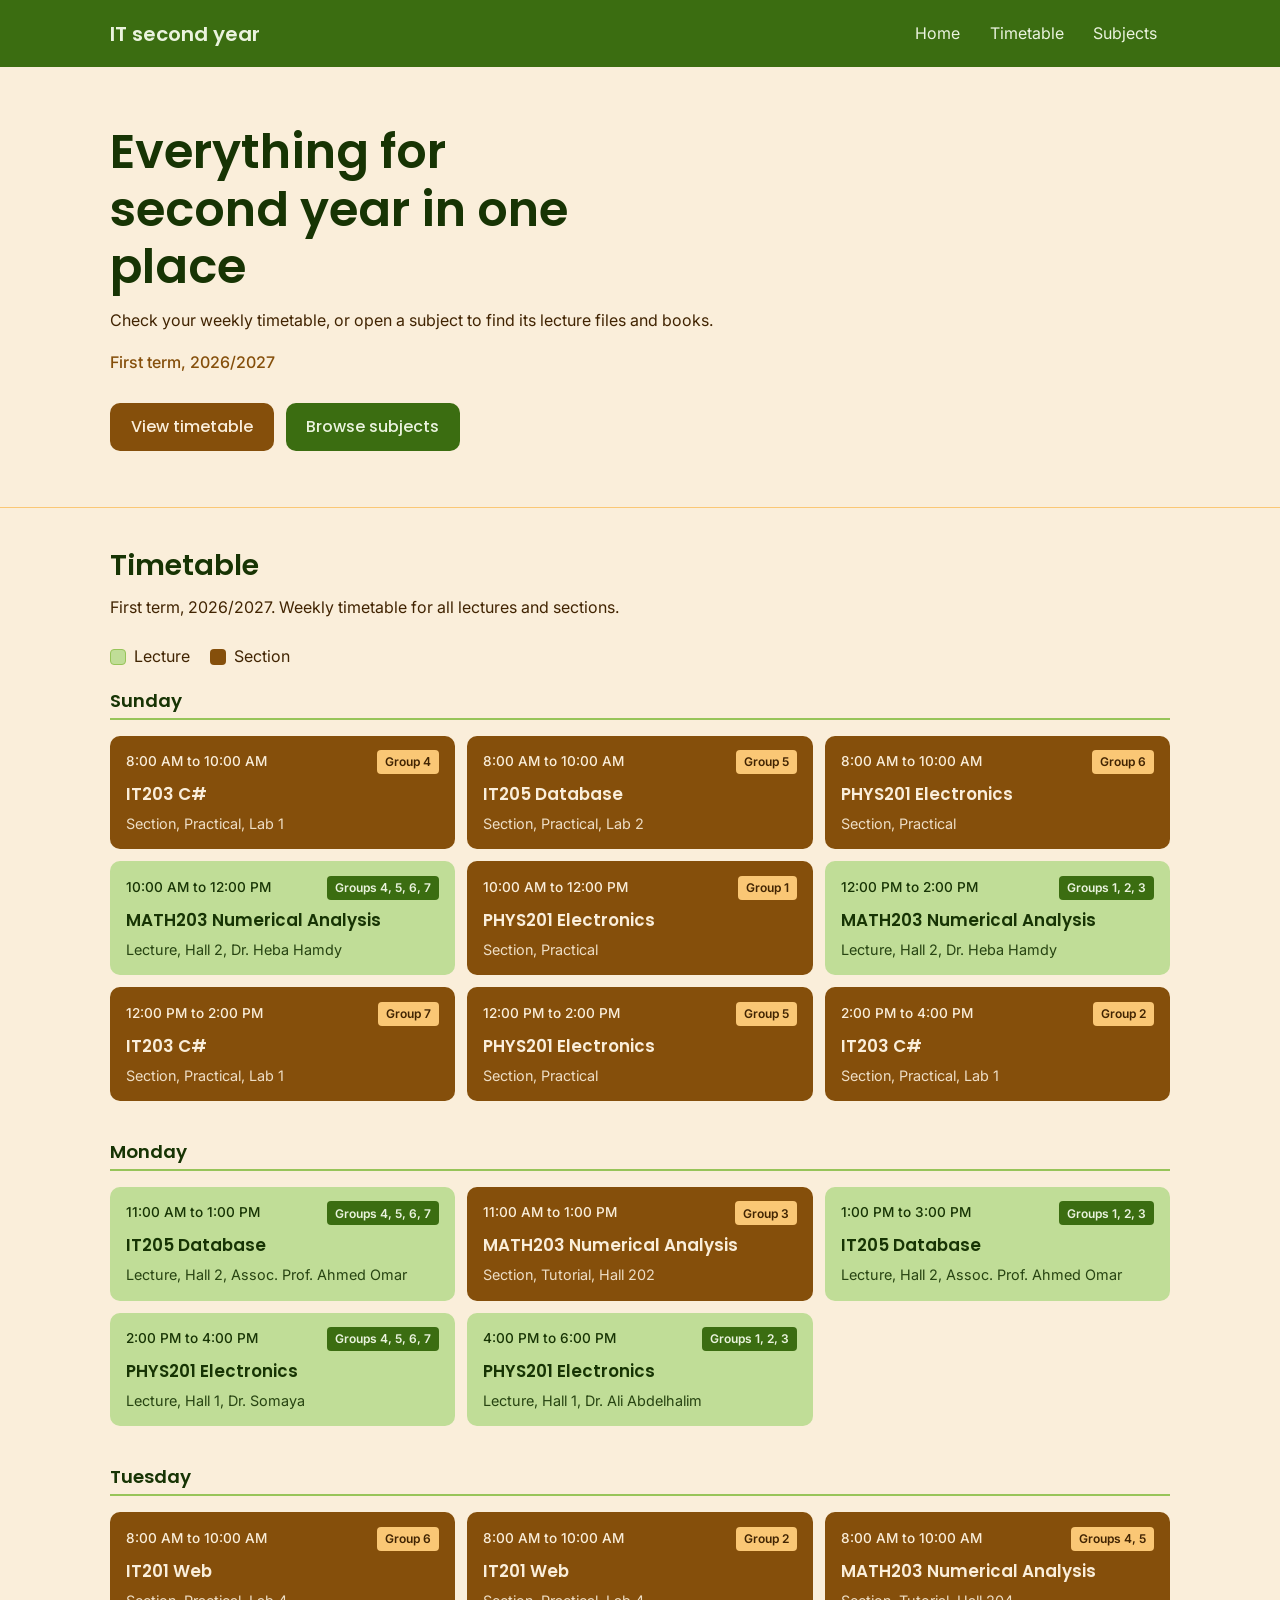
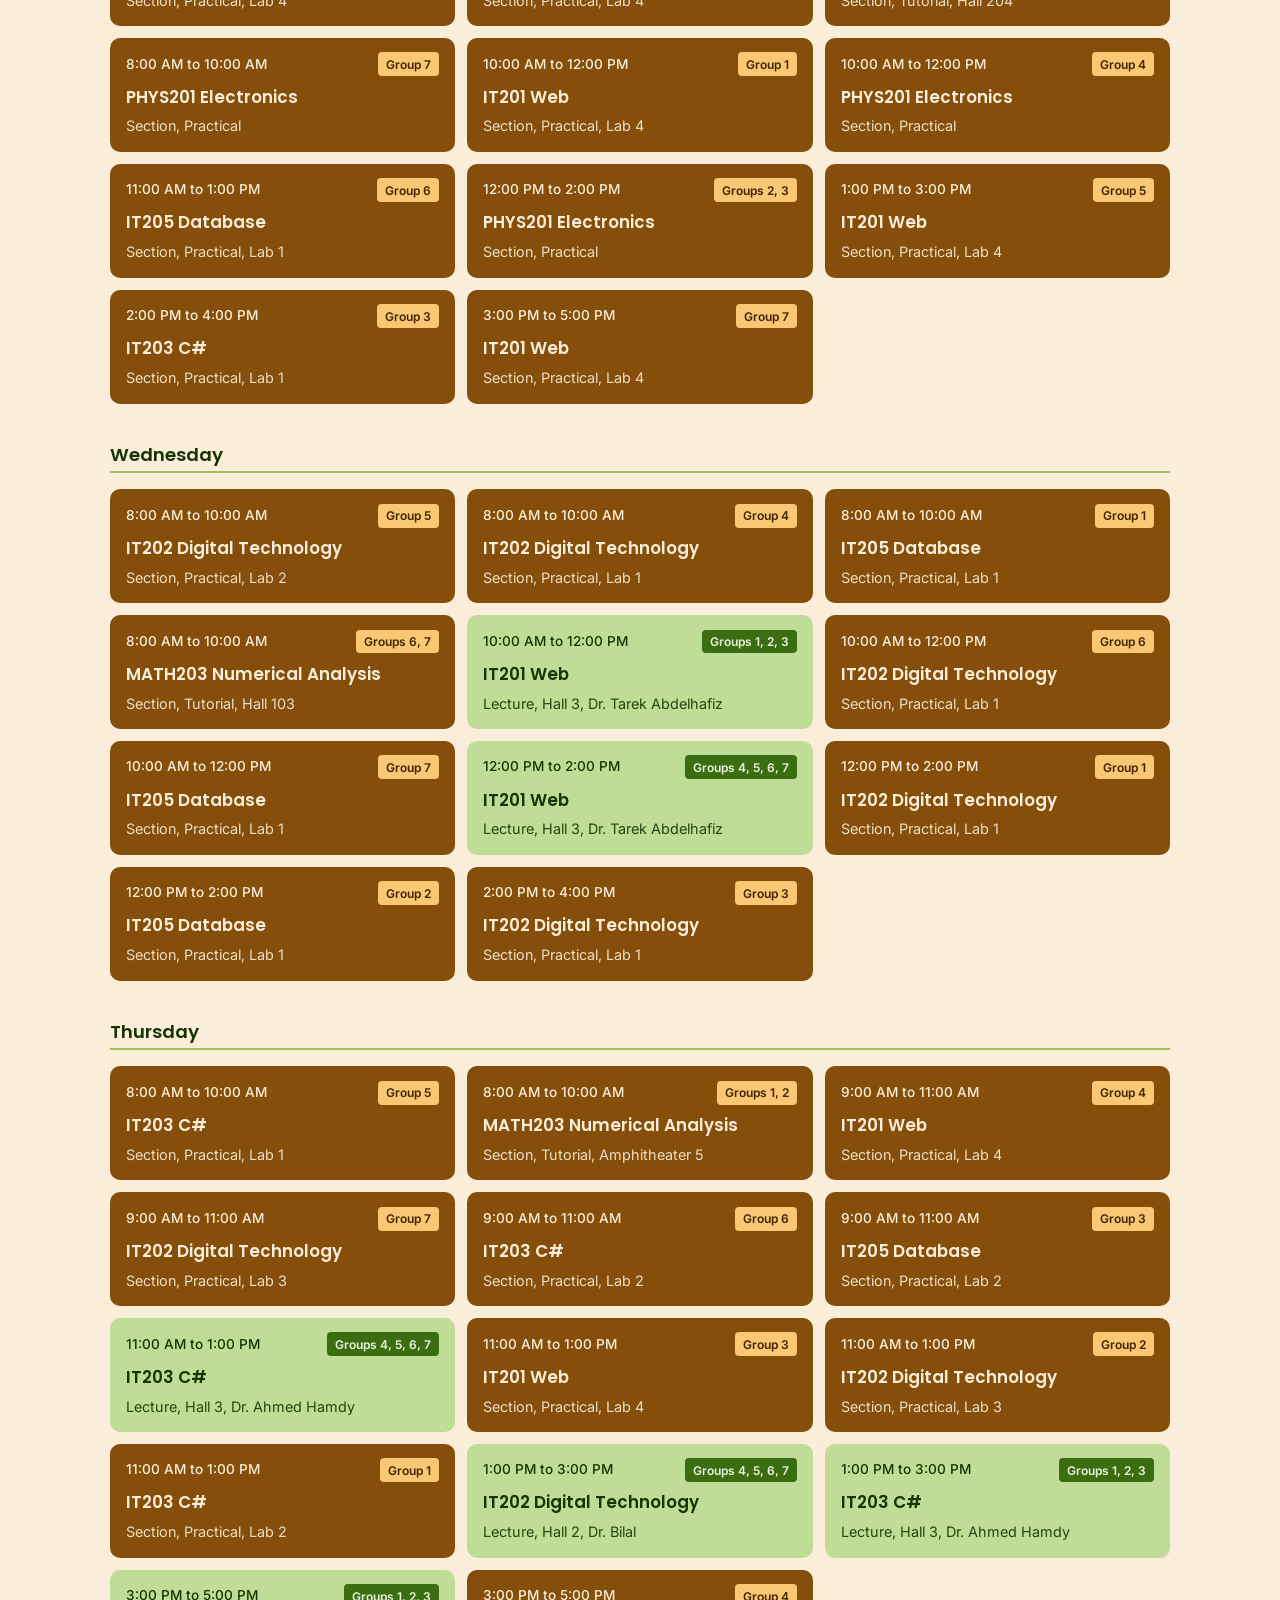
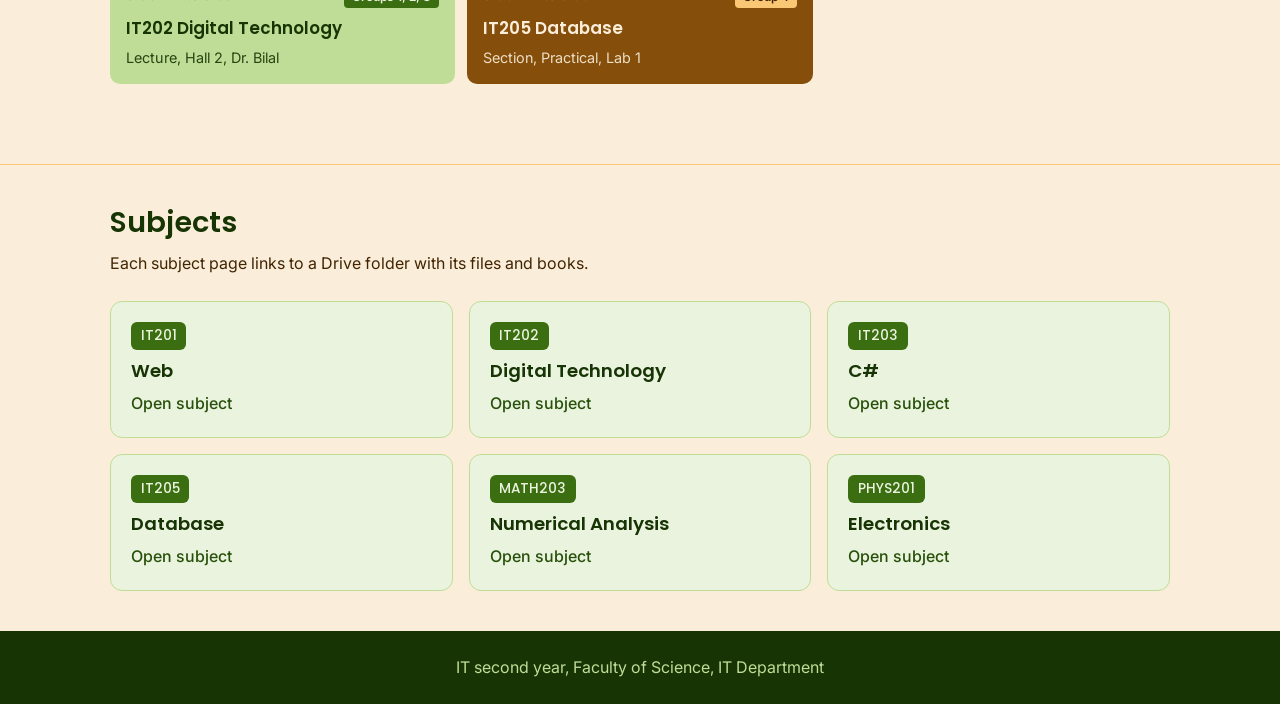
<file: index.html>
<!DOCTYPE html>
<html lang="en">

<head>
    <meta charset="UTF-8">
    <meta name="viewport" content="width=device-width, initial-scale=1.0">
    <title>IT second year</title>

    <link rel="preconnect" href="https://fonts.googleapis.com">
    <link rel="preconnect" href="https://fonts.gstatic.com" crossorigin>
    <link href="https://fonts.googleapis.com/css2?family=Inter:wght@400;500&family=Poppins:wght@500;600&display=swap"
        rel="stylesheet">

    <link rel="stylesheet" href="CSS/style.css">
    <link rel="stylesheet" href="CSS/home.css">
    <link rel="stylesheet" href="CSS/timetable.css">
</head>

<body>

    <header class="site-header">
        <div class="container header-inner">
            <a class="site-name" href="index.html">IT second year</a>
            <nav aria-label="Main">
                <ul class="nav-list">
                    <li><a href="index.html">Home</a></li>
                    <li><a href="#timetable">Timetable</a></li>
                    <li><a href="#subjects">Subjects</a></li>
                </ul>
            </nav>
        </div>
    </header>

    <main>
        <section class="section hero">
            <div class="container">
                <h1>Everything for second year in one place</h1>
                <p>
                    Check your weekly timetable, or open a subject
                    to find its lecture files and books.
                </p>
                <p class="hero-note">First term, 2026/2027</p>
                <div class="button-row">
                    <a class="btn" href="#timetable">View timetable</a>
                    <a class="btn btn-green" href="#subjects">Browse subjects</a>
                </div>
            </div>
        </section>

        <!-- Timetable Section on Home Page -->
        <section class="section timetable-section" id="timetable">
            <div class="container">
                <h2>Timetable</h2>
                <p>First term, 2026/2027. Weekly timetable for all lectures and sections.</p>

                <ul class="legend">
                    <li><span class="swatch kind-lecture"></span>Lecture</li>
                    <li><span class="swatch kind-section"></span>Section</li>
                </ul>

                <div class="timetable-days">

                    <div class="day">
                        <h3>Sunday</h3>
                        <div class="card-list">
                            <article class="class-card kind-section">
                                <div class="card-header">
                                    <p class="card-time">8:00 AM to 10:00 AM</p>
                                    <span class="card-group">Group 4</span>
                                </div>
                                <p class="card-title">IT203 C#</p>
                                <p class="card-meta">Section, Practical, Lab 1</p>
                            </article>
                            <article class="class-card kind-section">
                                <div class="card-header">
                                    <p class="card-time">8:00 AM to 10:00 AM</p>
                                    <span class="card-group">Group 5</span>
                                </div>
                                <p class="card-title">IT205 Database</p>
                                <p class="card-meta">Section, Practical, Lab 2</p>
                            </article>
                            <article class="class-card kind-section">
                                <div class="card-header">
                                    <p class="card-time">8:00 AM to 10:00 AM</p>
                                    <span class="card-group">Group 6</span>
                                </div>
                                <p class="card-title">PHYS201 Electronics</p>
                                <p class="card-meta">Section, Practical</p>
                            </article>
                            <article class="class-card kind-lecture">
                                <div class="card-header">
                                    <p class="card-time">10:00 AM to 12:00 PM</p>
                                    <span class="card-group">Groups 4, 5, 6, 7</span>
                                </div>
                                <p class="card-title">MATH203 Numerical Analysis</p>
                                <p class="card-meta">Lecture, Hall 2, Dr. Heba Hamdy</p>
                            </article>
                            <article class="class-card kind-section">
                                <div class="card-header">
                                    <p class="card-time">10:00 AM to 12:00 PM</p>
                                    <span class="card-group">Group 1</span>
                                </div>
                                <p class="card-title">PHYS201 Electronics</p>
                                <p class="card-meta">Section, Practical</p>
                            </article>
                            <article class="class-card kind-lecture">
                                <div class="card-header">
                                    <p class="card-time">12:00 PM to 2:00 PM</p>
                                    <span class="card-group">Groups 1, 2, 3</span>
                                </div>
                                <p class="card-title">MATH203 Numerical Analysis</p>
                                <p class="card-meta">Lecture, Hall 2, Dr. Heba Hamdy</p>
                            </article>
                            <article class="class-card kind-section">
                                <div class="card-header">
                                    <p class="card-time">12:00 PM to 2:00 PM</p>
                                    <span class="card-group">Group 7</span>
                                </div>
                                <p class="card-title">IT203 C#</p>
                                <p class="card-meta">Section, Practical, Lab 1</p>
                            </article>
                            <article class="class-card kind-section">
                                <div class="card-header">
                                    <p class="card-time">12:00 PM to 2:00 PM</p>
                                    <span class="card-group">Group 5</span>
                                </div>
                                <p class="card-title">PHYS201 Electronics</p>
                                <p class="card-meta">Section, Practical</p>
                            </article>
                            <article class="class-card kind-section">
                                <div class="card-header">
                                    <p class="card-time">2:00 PM to 4:00 PM</p>
                                    <span class="card-group">Group 2</span>
                                </div>
                                <p class="card-title">IT203 C#</p>
                                <p class="card-meta">Section, Practical, Lab 1</p>
                            </article>
                        </div>
                    </div>

                    <div class="day">
                        <h3>Monday</h3>
                        <div class="card-list">
                            <article class="class-card kind-lecture">
                                <div class="card-header">
                                    <p class="card-time">11:00 AM to 1:00 PM</p>
                                    <span class="card-group">Groups 4, 5, 6, 7</span>
                                </div>
                                <p class="card-title">IT205 Database</p>
                                <p class="card-meta">Lecture, Hall 2, Assoc. Prof. Ahmed Omar</p>
                            </article>
                            <article class="class-card kind-section">
                                <div class="card-header">
                                    <p class="card-time">11:00 AM to 1:00 PM</p>
                                    <span class="card-group">Group 3</span>
                                </div>
                                <p class="card-title">MATH203 Numerical Analysis</p>
                                <p class="card-meta">Section, Tutorial, Hall 202</p>
                            </article>
                            <article class="class-card kind-lecture">
                                <div class="card-header">
                                    <p class="card-time">1:00 PM to 3:00 PM</p>
                                    <span class="card-group">Groups 1, 2, 3</span>
                                </div>
                                <p class="card-title">IT205 Database</p>
                                <p class="card-meta">Lecture, Hall 2, Assoc. Prof. Ahmed Omar</p>
                            </article>
                            <article class="class-card kind-lecture">
                                <div class="card-header">
                                    <p class="card-time">2:00 PM to 4:00 PM</p>
                                    <span class="card-group">Groups 4, 5, 6, 7</span>
                                </div>
                                <p class="card-title">PHYS201 Electronics</p>
                                <p class="card-meta">Lecture, Hall 1, Dr. Somaya</p>
                            </article>
                            <article class="class-card kind-lecture">
                                <div class="card-header">
                                    <p class="card-time">4:00 PM to 6:00 PM</p>
                                    <span class="card-group">Groups 1, 2, 3</span>
                                </div>
                                <p class="card-title">PHYS201 Electronics</p>
                                <p class="card-meta">Lecture, Hall 1, Dr. Ali Abdelhalim</p>
                            </article>
                        </div>
                    </div>

                    <div class="day">
                        <h3>Tuesday</h3>
                        <div class="card-list">
                            <article class="class-card kind-section">
                                <div class="card-header">
                                    <p class="card-time">8:00 AM to 10:00 AM</p>
                                    <span class="card-group">Group 6</span>
                                </div>
                                <p class="card-title">IT201 Web</p>
                                <p class="card-meta">Section, Practical, Lab 4</p>
                            </article>
                            <article class="class-card kind-section">
                                <div class="card-header">
                                    <p class="card-time">8:00 AM to 10:00 AM</p>
                                    <span class="card-group">Group 2</span>
                                </div>
                                <p class="card-title">IT201 Web</p>
                                <p class="card-meta">Section, Practical, Lab 4</p>
                            </article>
                            <article class="class-card kind-section">
                                <div class="card-header">
                                    <p class="card-time">8:00 AM to 10:00 AM</p>
                                    <span class="card-group">Groups 4, 5</span>
                                </div>
                                <p class="card-title">MATH203 Numerical Analysis</p>
                                <p class="card-meta">Section, Tutorial, Hall 204</p>
                            </article>
                            <article class="class-card kind-section">
                                <div class="card-header">
                                    <p class="card-time">8:00 AM to 10:00 AM</p>
                                    <span class="card-group">Group 7</span>
                                </div>
                                <p class="card-title">PHYS201 Electronics</p>
                                <p class="card-meta">Section, Practical</p>
                            </article>
                            <article class="class-card kind-section">
                                <div class="card-header">
                                    <p class="card-time">10:00 AM to 12:00 PM</p>
                                    <span class="card-group">Group 1</span>
                                </div>
                                <p class="card-title">IT201 Web</p>
                                <p class="card-meta">Section, Practical, Lab 4</p>
                            </article>
                            <article class="class-card kind-section">
                                <div class="card-header">
                                    <p class="card-time">10:00 AM to 12:00 PM</p>
                                    <span class="card-group">Group 4</span>
                                </div>
                                <p class="card-title">PHYS201 Electronics</p>
                                <p class="card-meta">Section, Practical</p>
                            </article>
                            <article class="class-card kind-section">
                                <div class="card-header">
                                    <p class="card-time">11:00 AM to 1:00 PM</p>
                                    <span class="card-group">Group 6</span>
                                </div>
                                <p class="card-title">IT205 Database</p>
                                <p class="card-meta">Section, Practical, Lab 1</p>
                            </article>
                            <article class="class-card kind-section">
                                <div class="card-header">
                                    <p class="card-time">12:00 PM to 2:00 PM</p>
                                    <span class="card-group">Groups 2, 3</span>
                                </div>
                                <p class="card-title">PHYS201 Electronics</p>
                                <p class="card-meta">Section, Practical</p>
                            </article>
                            <article class="class-card kind-section">
                                <div class="card-header">
                                    <p class="card-time">1:00 PM to 3:00 PM</p>
                                    <span class="card-group">Group 5</span>
                                </div>
                                <p class="card-title">IT201 Web</p>
                                <p class="card-meta">Section, Practical, Lab 4</p>
                            </article>
                            <article class="class-card kind-section">
                                <div class="card-header">
                                    <p class="card-time">2:00 PM to 4:00 PM</p>
                                    <span class="card-group">Group 3</span>
                                </div>
                                <p class="card-title">IT203 C#</p>
                                <p class="card-meta">Section, Practical, Lab 1</p>
                            </article>
                            <article class="class-card kind-section">
                                <div class="card-header">
                                    <p class="card-time">3:00 PM to 5:00 PM</p>
                                    <span class="card-group">Group 7</span>
                                </div>
                                <p class="card-title">IT201 Web</p>
                                <p class="card-meta">Section, Practical, Lab 4</p>
                            </article>
                        </div>
                    </div>

                    <div class="day">
                        <h3>Wednesday</h3>
                        <div class="card-list">
                            <article class="class-card kind-section">
                                <div class="card-header">
                                    <p class="card-time">8:00 AM to 10:00 AM</p>
                                    <span class="card-group">Group 5</span>
                                </div>
                                <p class="card-title">IT202 Digital Technology</p>
                                <p class="card-meta">Section, Practical, Lab 2</p>
                            </article>
                            <article class="class-card kind-section">
                                <div class="card-header">
                                    <p class="card-time">8:00 AM to 10:00 AM</p>
                                    <span class="card-group">Group 4</span>
                                </div>
                                <p class="card-title">IT202 Digital Technology</p>
                                <p class="card-meta">Section, Practical, Lab 1</p>
                            </article>
                            <article class="class-card kind-section">
                                <div class="card-header">
                                    <p class="card-time">8:00 AM to 10:00 AM</p>
                                    <span class="card-group">Group 1</span>
                                </div>
                                <p class="card-title">IT205 Database</p>
                                <p class="card-meta">Section, Practical, Lab 1</p>
                            </article>
                            <article class="class-card kind-section">
                                <div class="card-header">
                                    <p class="card-time">8:00 AM to 10:00 AM</p>
                                    <span class="card-group">Groups 6, 7</span>
                                </div>
                                <p class="card-title">MATH203 Numerical Analysis</p>
                                <p class="card-meta">Section, Tutorial, Hall 103</p>
                            </article>
                            <article class="class-card kind-lecture">
                                <div class="card-header">
                                    <p class="card-time">10:00 AM to 12:00 PM</p>
                                    <span class="card-group">Groups 1, 2, 3</span>
                                </div>
                                <p class="card-title">IT201 Web</p>
                                <p class="card-meta">Lecture, Hall 3, Dr. Tarek Abdelhafiz</p>
                            </article>
                            <article class="class-card kind-section">
                                <div class="card-header">
                                    <p class="card-time">10:00 AM to 12:00 PM</p>
                                    <span class="card-group">Group 6</span>
                                </div>
                                <p class="card-title">IT202 Digital Technology</p>
                                <p class="card-meta">Section, Practical, Lab 1</p>
                            </article>
                            <article class="class-card kind-section">
                                <div class="card-header">
                                    <p class="card-time">10:00 AM to 12:00 PM</p>
                                    <span class="card-group">Group 7</span>
                                </div>
                                <p class="card-title">IT205 Database</p>
                                <p class="card-meta">Section, Practical, Lab 1</p>
                            </article>
                            <article class="class-card kind-lecture">
                                <div class="card-header">
                                    <p class="card-time">12:00 PM to 2:00 PM</p>
                                    <span class="card-group">Groups 4, 5, 6, 7</span>
                                </div>
                                <p class="card-title">IT201 Web</p>
                                <p class="card-meta">Lecture, Hall 3, Dr. Tarek Abdelhafiz</p>
                            </article>
                            <article class="class-card kind-section">
                                <div class="card-header">
                                    <p class="card-time">12:00 PM to 2:00 PM</p>
                                    <span class="card-group">Group 1</span>
                                </div>
                                <p class="card-title">IT202 Digital Technology</p>
                                <p class="card-meta">Section, Practical, Lab 1</p>
                            </article>
                            <article class="class-card kind-section">
                                <div class="card-header">
                                    <p class="card-time">12:00 PM to 2:00 PM</p>
                                    <span class="card-group">Group 2</span>
                                </div>
                                <p class="card-title">IT205 Database</p>
                                <p class="card-meta">Section, Practical, Lab 1</p>
                            </article>
                            <article class="class-card kind-section">
                                <div class="card-header">
                                    <p class="card-time">2:00 PM to 4:00 PM</p>
                                    <span class="card-group">Group 3</span>
                                </div>
                                <p class="card-title">IT202 Digital Technology</p>
                                <p class="card-meta">Section, Practical, Lab 1</p>
                            </article>
                        </div>
                    </div>

                    <div class="day">
                        <h3>Thursday</h3>
                        <div class="card-list">
                            <article class="class-card kind-section">
                                <div class="card-header">
                                    <p class="card-time">8:00 AM to 10:00 AM</p>
                                    <span class="card-group">Group 5</span>
                                </div>
                                <p class="card-title">IT203 C#</p>
                                <p class="card-meta">Section, Practical, Lab 1</p>
                            </article>
                            <article class="class-card kind-section">
                                <div class="card-header">
                                    <p class="card-time">8:00 AM to 10:00 AM</p>
                                    <span class="card-group">Groups 1, 2</span>
                                </div>
                                <p class="card-title">MATH203 Numerical Analysis</p>
                                <p class="card-meta">Section, Tutorial, Amphitheater 5</p>
                            </article>
                            <article class="class-card kind-section">
                                <div class="card-header">
                                    <p class="card-time">9:00 AM to 11:00 AM</p>
                                    <span class="card-group">Group 4</span>
                                </div>
                                <p class="card-title">IT201 Web</p>
                                <p class="card-meta">Section, Practical, Lab 4</p>
                            </article>
                            <article class="class-card kind-section">
                                <div class="card-header">
                                    <p class="card-time">9:00 AM to 11:00 AM</p>
                                    <span class="card-group">Group 7</span>
                                </div>
                                <p class="card-title">IT202 Digital Technology</p>
                                <p class="card-meta">Section, Practical, Lab 3</p>
                            </article>
                            <article class="class-card kind-section">
                                <div class="card-header">
                                    <p class="card-time">9:00 AM to 11:00 AM</p>
                                    <span class="card-group">Group 6</span>
                                </div>
                                <p class="card-title">IT203 C#</p>
                                <p class="card-meta">Section, Practical, Lab 2</p>
                            </article>
                            <article class="class-card kind-section">
                                <div class="card-header">
                                    <p class="card-time">9:00 AM to 11:00 AM</p>
                                    <span class="card-group">Group 3</span>
                                </div>
                                <p class="card-title">IT205 Database</p>
                                <p class="card-meta">Section, Practical, Lab 2</p>
                            </article>
                            <article class="class-card kind-lecture">
                                <div class="card-header">
                                    <p class="card-time">11:00 AM to 1:00 PM</p>
                                    <span class="card-group">Groups 4, 5, 6, 7</span>
                                </div>
                                <p class="card-title">IT203 C#</p>
                                <p class="card-meta">Lecture, Hall 3, Dr. Ahmed Hamdy</p>
                            </article>
                            <article class="class-card kind-section">
                                <div class="card-header">
                                    <p class="card-time">11:00 AM to 1:00 PM</p>
                                    <span class="card-group">Group 3</span>
                                </div>
                                <p class="card-title">IT201 Web</p>
                                <p class="card-meta">Section, Practical, Lab 4</p>
                            </article>
                            <article class="class-card kind-section">
                                <div class="card-header">
                                    <p class="card-time">11:00 AM to 1:00 PM</p>
                                    <span class="card-group">Group 2</span>
                                </div>
                                <p class="card-title">IT202 Digital Technology</p>
                                <p class="card-meta">Section, Practical, Lab 3</p>
                            </article>
                            <article class="class-card kind-section">
                                <div class="card-header">
                                    <p class="card-time">11:00 AM to 1:00 PM</p>
                                    <span class="card-group">Group 1</span>
                                </div>
                                <p class="card-title">IT203 C#</p>
                                <p class="card-meta">Section, Practical, Lab 2</p>
                            </article>
                            <article class="class-card kind-lecture">
                                <div class="card-header">
                                    <p class="card-time">1:00 PM to 3:00 PM</p>
                                    <span class="card-group">Groups 4, 5, 6, 7</span>
                                </div>
                                <p class="card-title">IT202 Digital Technology</p>
                                <p class="card-meta">Lecture, Hall 2, Dr. Bilal</p>
                            </article>
                            <article class="class-card kind-lecture">
                                <div class="card-header">
                                    <p class="card-time">1:00 PM to 3:00 PM</p>
                                    <span class="card-group">Groups 1, 2, 3</span>
                                </div>
                                <p class="card-title">IT203 C#</p>
                                <p class="card-meta">Lecture, Hall 3, Dr. Ahmed Hamdy</p>
                            </article>
                            <article class="class-card kind-lecture">
                                <div class="card-header">
                                    <p class="card-time">3:00 PM to 5:00 PM</p>
                                    <span class="card-group">Groups 1, 2, 3</span>
                                </div>
                                <p class="card-title">IT202 Digital Technology</p>
                                <p class="card-meta">Lecture, Hall 2, Dr. Bilal</p>
                            </article>
                            <article class="class-card kind-section">
                                <div class="card-header">
                                    <p class="card-time">3:00 PM to 5:00 PM</p>
                                    <span class="card-group">Group 4</span>
                                </div>
                                <p class="card-title">IT205 Database</p>
                                <p class="card-meta">Section, Practical, Lab 1</p>
                            </article>
                        </div>
                    </div>

                </div>
            </div>
        </section>

        <!-- Subjects Section -->
        <section class="section" id="subjects">
            <div class="container">
                <h2>Subjects</h2>
                <p>Each subject page links to a Drive folder with its files and books.</p>
                <div class="subject-grid">
                    <a class="subject-card" href="subjects/it201.html">
                        <span class="subject-code">IT201</span>
                        <h3>Web</h3>
                        <span class="subject-link">Open subject</span>
                    </a>
                    <a class="subject-card" href="subjects/it202.html">
                        <span class="subject-code">IT202</span>
                        <h3>Digital Technology</h3>
                        <span class="subject-link">Open subject</span>
                    </a>
                    <a class="subject-card" href="subjects/it203.html">
                        <span class="subject-code">IT203</span>
                        <h3>C#</h3>
                        <span class="subject-link">Open subject</span>
                    </a>
                    <a class="subject-card" href="subjects/it205.html">
                        <span class="subject-code">IT205</span>
                        <h3>Database</h3>
                        <span class="subject-link">Open subject</span>
                    </a>
                    <a class="subject-card" href="subjects/math203.html">
                        <span class="subject-code">MATH203</span>
                        <h3>Numerical Analysis</h3>
                        <span class="subject-link">Open subject</span>
                    </a>
                    <a class="subject-card" href="subjects/phys201.html">
                        <span class="subject-code">PHYS201</span>
                        <h3>Electronics</h3>
                        <span class="subject-link">Open subject</span>
                    </a>
                </div>
            </div>
        </section>
        
    </main>

    <footer class="site-footer">
        <div class="container">
            <p>IT second year, Faculty of Science, IT Department</p>
        </div>
    </footer>

</body>

</html>
</file>
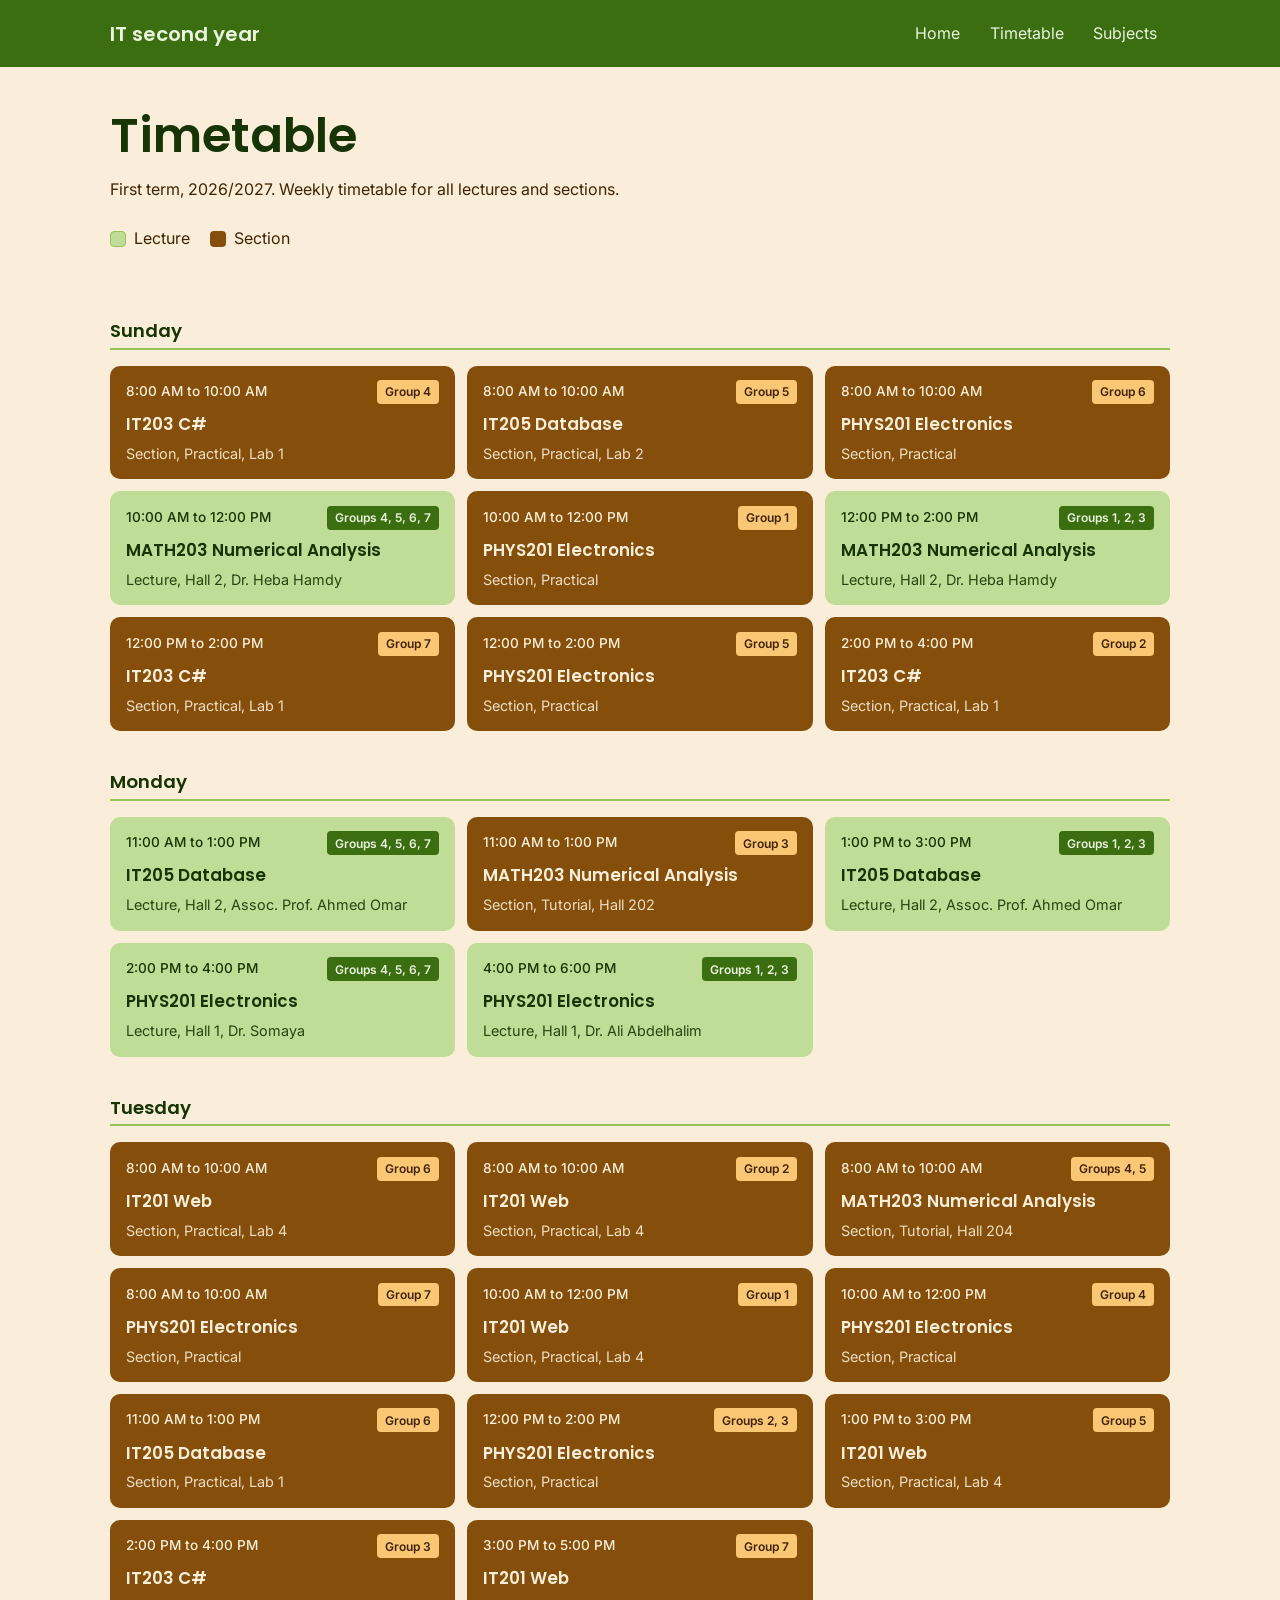
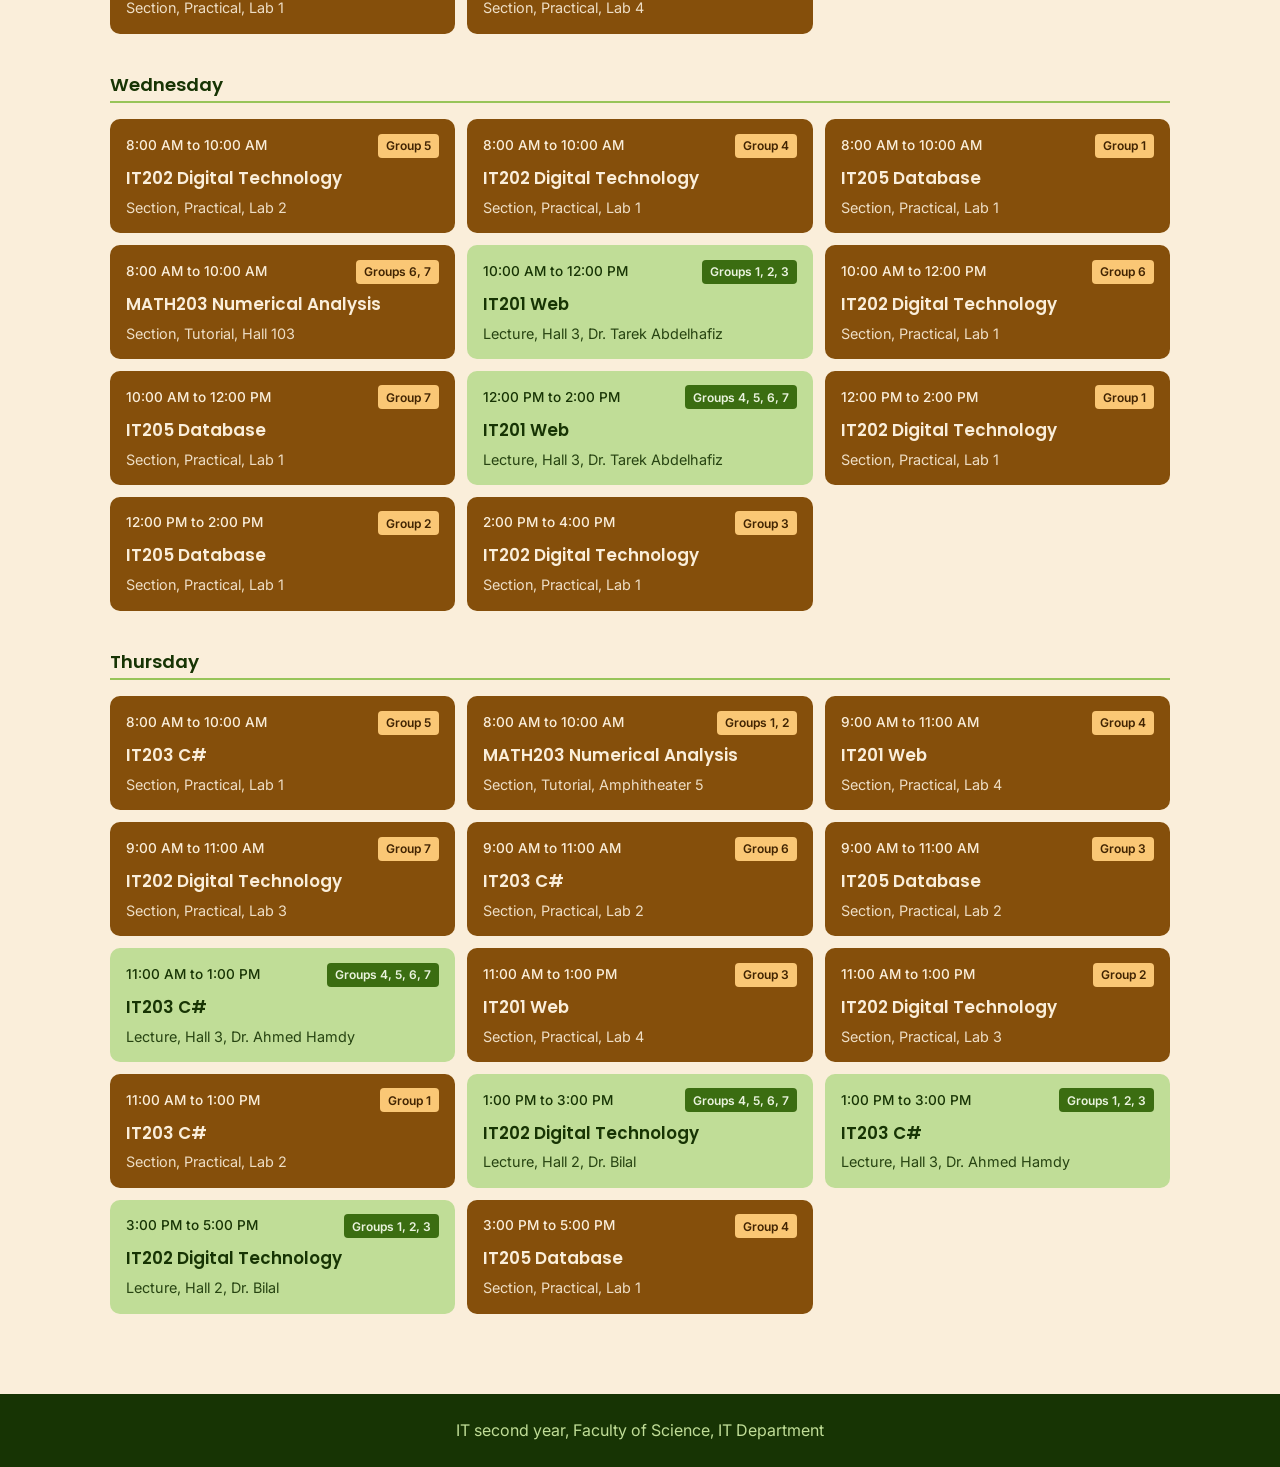
<file: timetable.html>
<!DOCTYPE html>
<html lang="en">

<head>
    <meta charset="UTF-8">
    <meta name="viewport" content="width=device-width, initial-scale=1.0">
    <title>Timetable | IT second year</title>

    <link rel="preconnect" href="https://fonts.googleapis.com">
    <link rel="preconnect" href="https://fonts.gstatic.com" crossorigin>
    <link href="https://fonts.googleapis.com/css2?family=Inter:wght@400;500&family=Poppins:wght@500;600&display=swap"
        rel="stylesheet">

    <link rel="stylesheet" href="CSS/style.css">
    <link rel="stylesheet" href="CSS/timetable.css">
</head>

<body>

    <header class="site-header">
        <div class="container header-inner">
            <a class="site-name" href="index.html">IT second year</a>
            <nav aria-label="Main">
                <ul class="nav-list">
                    <li><a href="index.html">Home</a></li>
                    <li><a href="timetable.html">Timetable</a></li>
                    <li><a href="index.html#subjects">Subjects</a></li>
                </ul>
            </nav>
        </div>
    </header>

    <main>

        <section class="section picker-section">
            <div class="container">
                <h1>Timetable</h1>
                <p>First term, 2026/2027. Weekly timetable for all lectures and sections.</p>

                <ul class="legend">
                    <li><span class="swatch kind-lecture"></span>Lecture</li>
                    <li><span class="swatch kind-section"></span>Section</li>
                </ul>
            </div>
        </section>

        <section class="section timetable-days">
            <div class="container">

                <div class="day">
                    <h3>Sunday</h3>
                    <div class="card-list">
                        <article class="class-card kind-section">
                            <div class="card-header">
                                <p class="card-time">8:00 AM to 10:00 AM</p>
                                <span class="card-group">Group 4</span>
                            </div>
                            <p class="card-title">IT203 C#</p>
                            <p class="card-meta">Section, Practical, Lab 1</p>
                        </article>
                        <article class="class-card kind-section">
                            <div class="card-header">
                                <p class="card-time">8:00 AM to 10:00 AM</p>
                                <span class="card-group">Group 5</span>
                            </div>
                            <p class="card-title">IT205 Database</p>
                            <p class="card-meta">Section, Practical, Lab 2</p>
                        </article>
                        <article class="class-card kind-section">
                            <div class="card-header">
                                <p class="card-time">8:00 AM to 10:00 AM</p>
                                <span class="card-group">Group 6</span>
                            </div>
                            <p class="card-title">PHYS201 Electronics</p>
                            <p class="card-meta">Section, Practical</p>
                        </article>
                        <article class="class-card kind-lecture">
                            <div class="card-header">
                                <p class="card-time">10:00 AM to 12:00 PM</p>
                                <span class="card-group">Groups 4, 5, 6, 7</span>
                            </div>
                            <p class="card-title">MATH203 Numerical Analysis</p>
                            <p class="card-meta">Lecture, Hall 2, Dr. Heba Hamdy</p>
                        </article>
                        <article class="class-card kind-section">
                            <div class="card-header">
                                <p class="card-time">10:00 AM to 12:00 PM</p>
                                <span class="card-group">Group 1</span>
                            </div>
                            <p class="card-title">PHYS201 Electronics</p>
                            <p class="card-meta">Section, Practical</p>
                        </article>
                        <article class="class-card kind-lecture">
                            <div class="card-header">
                                <p class="card-time">12:00 PM to 2:00 PM</p>
                                <span class="card-group">Groups 1, 2, 3</span>
                            </div>
                            <p class="card-title">MATH203 Numerical Analysis</p>
                            <p class="card-meta">Lecture, Hall 2, Dr. Heba Hamdy</p>
                        </article>
                        <article class="class-card kind-section">
                            <div class="card-header">
                                <p class="card-time">12:00 PM to 2:00 PM</p>
                                <span class="card-group">Group 7</span>
                            </div>
                            <p class="card-title">IT203 C#</p>
                            <p class="card-meta">Section, Practical, Lab 1</p>
                        </article>
                        <article class="class-card kind-section">
                            <div class="card-header">
                                <p class="card-time">12:00 PM to 2:00 PM</p>
                                <span class="card-group">Group 5</span>
                            </div>
                            <p class="card-title">PHYS201 Electronics</p>
                            <p class="card-meta">Section, Practical</p>
                        </article>
                        <article class="class-card kind-section">
                            <div class="card-header">
                                <p class="card-time">2:00 PM to 4:00 PM</p>
                                <span class="card-group">Group 2</span>
                            </div>
                            <p class="card-title">IT203 C#</p>
                            <p class="card-meta">Section, Practical, Lab 1</p>
                        </article>
                    </div>
                </div>

                <div class="day">
                    <h3>Monday</h3>
                    <div class="card-list">
                        <article class="class-card kind-lecture">
                            <div class="card-header">
                                <p class="card-time">11:00 AM to 1:00 PM</p>
                                <span class="card-group">Groups 4, 5, 6, 7</span>
                            </div>
                            <p class="card-title">IT205 Database</p>
                            <p class="card-meta">Lecture, Hall 2, Assoc. Prof. Ahmed Omar</p>
                        </article>
                        <article class="class-card kind-section">
                            <div class="card-header">
                                <p class="card-time">11:00 AM to 1:00 PM</p>
                                <span class="card-group">Group 3</span>
                            </div>
                            <p class="card-title">MATH203 Numerical Analysis</p>
                            <p class="card-meta">Section, Tutorial, Hall 202</p>
                        </article>
                        <article class="class-card kind-lecture">
                            <div class="card-header">
                                <p class="card-time">1:00 PM to 3:00 PM</p>
                                <span class="card-group">Groups 1, 2, 3</span>
                            </div>
                            <p class="card-title">IT205 Database</p>
                            <p class="card-meta">Lecture, Hall 2, Assoc. Prof. Ahmed Omar</p>
                        </article>
                        <article class="class-card kind-lecture">
                            <div class="card-header">
                                <p class="card-time">2:00 PM to 4:00 PM</p>
                                <span class="card-group">Groups 4, 5, 6, 7</span>
                            </div>
                            <p class="card-title">PHYS201 Electronics</p>
                            <p class="card-meta">Lecture, Hall 1, Dr. Somaya</p>
                        </article>
                        <article class="class-card kind-lecture">
                            <div class="card-header">
                                <p class="card-time">4:00 PM to 6:00 PM</p>
                                <span class="card-group">Groups 1, 2, 3</span>
                            </div>
                            <p class="card-title">PHYS201 Electronics</p>
                            <p class="card-meta">Lecture, Hall 1, Dr. Ali Abdelhalim</p>
                        </article>
                    </div>
                </div>

                <div class="day">
                    <h3>Tuesday</h3>
                    <div class="card-list">
                        <article class="class-card kind-section">
                            <div class="card-header">
                                <p class="card-time">8:00 AM to 10:00 AM</p>
                                <span class="card-group">Group 6</span>
                            </div>
                            <p class="card-title">IT201 Web</p>
                            <p class="card-meta">Section, Practical, Lab 4</p>
                        </article>
                        <article class="class-card kind-section">
                            <div class="card-header">
                                <p class="card-time">8:00 AM to 10:00 AM</p>
                                <span class="card-group">Group 2</span>
                            </div>
                            <p class="card-title">IT201 Web</p>
                            <p class="card-meta">Section, Practical, Lab 4</p>
                        </article>
                        <article class="class-card kind-section">
                            <div class="card-header">
                                <p class="card-time">8:00 AM to 10:00 AM</p>
                                <span class="card-group">Groups 4, 5</span>
                            </div>
                            <p class="card-title">MATH203 Numerical Analysis</p>
                            <p class="card-meta">Section, Tutorial, Hall 204</p>
                        </article>
                        <article class="class-card kind-section">
                            <div class="card-header">
                                <p class="card-time">8:00 AM to 10:00 AM</p>
                                <span class="card-group">Group 7</span>
                            </div>
                            <p class="card-title">PHYS201 Electronics</p>
                            <p class="card-meta">Section, Practical</p>
                        </article>
                        <article class="class-card kind-section">
                            <div class="card-header">
                                <p class="card-time">10:00 AM to 12:00 PM</p>
                                <span class="card-group">Group 1</span>
                            </div>
                            <p class="card-title">IT201 Web</p>
                            <p class="card-meta">Section, Practical, Lab 4</p>
                        </article>
                        <article class="class-card kind-section">
                            <div class="card-header">
                                <p class="card-time">10:00 AM to 12:00 PM</p>
                                <span class="card-group">Group 4</span>
                            </div>
                            <p class="card-title">PHYS201 Electronics</p>
                            <p class="card-meta">Section, Practical</p>
                        </article>
                        <article class="class-card kind-section">
                            <div class="card-header">
                                <p class="card-time">11:00 AM to 1:00 PM</p>
                                <span class="card-group">Group 6</span>
                            </div>
                            <p class="card-title">IT205 Database</p>
                            <p class="card-meta">Section, Practical, Lab 1</p>
                        </article>
                        <article class="class-card kind-section">
                            <div class="card-header">
                                <p class="card-time">12:00 PM to 2:00 PM</p>
                                <span class="card-group">Groups 2, 3</span>
                            </div>
                            <p class="card-title">PHYS201 Electronics</p>
                            <p class="card-meta">Section, Practical</p>
                        </article>
                        <article class="class-card kind-section">
                            <div class="card-header">
                                <p class="card-time">1:00 PM to 3:00 PM</p>
                                <span class="card-group">Group 5</span>
                            </div>
                            <p class="card-title">IT201 Web</p>
                            <p class="card-meta">Section, Practical, Lab 4</p>
                        </article>
                        <article class="class-card kind-section">
                            <div class="card-header">
                                <p class="card-time">2:00 PM to 4:00 PM</p>
                                <span class="card-group">Group 3</span>
                            </div>
                            <p class="card-title">IT203 C#</p>
                            <p class="card-meta">Section, Practical, Lab 1</p>
                        </article>
                        <article class="class-card kind-section">
                            <div class="card-header">
                                <p class="card-time">3:00 PM to 5:00 PM</p>
                                <span class="card-group">Group 7</span>
                            </div>
                            <p class="card-title">IT201 Web</p>
                            <p class="card-meta">Section, Practical, Lab 4</p>
                        </article>
                    </div>
                </div>

                <div class="day">
                    <h3>Wednesday</h3>
                    <div class="card-list">
                        <article class="class-card kind-section">
                            <div class="card-header">
                                <p class="card-time">8:00 AM to 10:00 AM</p>
                                <span class="card-group">Group 5</span>
                            </div>
                            <p class="card-title">IT202 Digital Technology</p>
                            <p class="card-meta">Section, Practical, Lab 2</p>
                        </article>
                        <article class="class-card kind-section">
                            <div class="card-header">
                                <p class="card-time">8:00 AM to 10:00 AM</p>
                                <span class="card-group">Group 4</span>
                            </div>
                            <p class="card-title">IT202 Digital Technology</p>
                            <p class="card-meta">Section, Practical, Lab 1</p>
                        </article>
                        <article class="class-card kind-section">
                            <div class="card-header">
                                <p class="card-time">8:00 AM to 10:00 AM</p>
                                <span class="card-group">Group 1</span>
                            </div>
                            <p class="card-title">IT205 Database</p>
                            <p class="card-meta">Section, Practical, Lab 1</p>
                        </article>
                        <article class="class-card kind-section">
                            <div class="card-header">
                                <p class="card-time">8:00 AM to 10:00 AM</p>
                                <span class="card-group">Groups 6, 7</span>
                            </div>
                            <p class="card-title">MATH203 Numerical Analysis</p>
                            <p class="card-meta">Section, Tutorial, Hall 103</p>
                        </article>
                        <article class="class-card kind-lecture">
                            <div class="card-header">
                                <p class="card-time">10:00 AM to 12:00 PM</p>
                                <span class="card-group">Groups 1, 2, 3</span>
                            </div>
                            <p class="card-title">IT201 Web</p>
                            <p class="card-meta">Lecture, Hall 3, Dr. Tarek Abdelhafiz</p>
                        </article>
                        <article class="class-card kind-section">
                            <div class="card-header">
                                <p class="card-time">10:00 AM to 12:00 PM</p>
                                <span class="card-group">Group 6</span>
                            </div>
                            <p class="card-title">IT202 Digital Technology</p>
                            <p class="card-meta">Section, Practical, Lab 1</p>
                        </article>
                        <article class="class-card kind-section">
                            <div class="card-header">
                                <p class="card-time">10:00 AM to 12:00 PM</p>
                                <span class="card-group">Group 7</span>
                            </div>
                            <p class="card-title">IT205 Database</p>
                            <p class="card-meta">Section, Practical, Lab 1</p>
                        </article>
                        <article class="class-card kind-lecture">
                            <div class="card-header">
                                <p class="card-time">12:00 PM to 2:00 PM</p>
                                <span class="card-group">Groups 4, 5, 6, 7</span>
                            </div>
                            <p class="card-title">IT201 Web</p>
                            <p class="card-meta">Lecture, Hall 3, Dr. Tarek Abdelhafiz</p>
                        </article>
                        <article class="class-card kind-section">
                            <div class="card-header">
                                <p class="card-time">12:00 PM to 2:00 PM</p>
                                <span class="card-group">Group 1</span>
                            </div>
                            <p class="card-title">IT202 Digital Technology</p>
                            <p class="card-meta">Section, Practical, Lab 1</p>
                        </article>
                        <article class="class-card kind-section">
                            <div class="card-header">
                                <p class="card-time">12:00 PM to 2:00 PM</p>
                                <span class="card-group">Group 2</span>
                            </div>
                            <p class="card-title">IT205 Database</p>
                            <p class="card-meta">Section, Practical, Lab 1</p>
                        </article>
                        <article class="class-card kind-section">
                            <div class="card-header">
                                <p class="card-time">2:00 PM to 4:00 PM</p>
                                <span class="card-group">Group 3</span>
                            </div>
                            <p class="card-title">IT202 Digital Technology</p>
                            <p class="card-meta">Section, Practical, Lab 1</p>
                        </article>
                    </div>
                </div>

                <div class="day">
                    <h3>Thursday</h3>
                    <div class="card-list">
                        <article class="class-card kind-section">
                            <div class="card-header">
                                <p class="card-time">8:00 AM to 10:00 AM</p>
                                <span class="card-group">Group 5</span>
                            </div>
                            <p class="card-title">IT203 C#</p>
                            <p class="card-meta">Section, Practical, Lab 1</p>
                        </article>
                        <article class="class-card kind-section">
                            <div class="card-header">
                                <p class="card-time">8:00 AM to 10:00 AM</p>
                                <span class="card-group">Groups 1, 2</span>
                            </div>
                            <p class="card-title">MATH203 Numerical Analysis</p>
                            <p class="card-meta">Section, Tutorial, Amphitheater 5</p>
                        </article>
                        <article class="class-card kind-section">
                            <div class="card-header">
                                <p class="card-time">9:00 AM to 11:00 AM</p>
                                <span class="card-group">Group 4</span>
                            </div>
                            <p class="card-title">IT201 Web</p>
                            <p class="card-meta">Section, Practical, Lab 4</p>
                        </article>
                        <article class="class-card kind-section">
                            <div class="card-header">
                                <p class="card-time">9:00 AM to 11:00 AM</p>
                                <span class="card-group">Group 7</span>
                            </div>
                            <p class="card-title">IT202 Digital Technology</p>
                            <p class="card-meta">Section, Practical, Lab 3</p>
                        </article>
                        <article class="class-card kind-section">
                            <div class="card-header">
                                <p class="card-time">9:00 AM to 11:00 AM</p>
                                <span class="card-group">Group 6</span>
                            </div>
                            <p class="card-title">IT203 C#</p>
                            <p class="card-meta">Section, Practical, Lab 2</p>
                        </article>
                        <article class="class-card kind-section">
                            <div class="card-header">
                                <p class="card-time">9:00 AM to 11:00 AM</p>
                                <span class="card-group">Group 3</span>
                            </div>
                            <p class="card-title">IT205 Database</p>
                            <p class="card-meta">Section, Practical, Lab 2</p>
                        </article>
                        <article class="class-card kind-lecture">
                            <div class="card-header">
                                <p class="card-time">11:00 AM to 1:00 PM</p>
                                <span class="card-group">Groups 4, 5, 6, 7</span>
                            </div>
                            <p class="card-title">IT203 C#</p>
                            <p class="card-meta">Lecture, Hall 3, Dr. Ahmed Hamdy</p>
                        </article>
                        <article class="class-card kind-section">
                            <div class="card-header">
                                <p class="card-time">11:00 AM to 1:00 PM</p>
                                <span class="card-group">Group 3</span>
                            </div>
                            <p class="card-title">IT201 Web</p>
                            <p class="card-meta">Section, Practical, Lab 4</p>
                        </article>
                        <article class="class-card kind-section">
                            <div class="card-header">
                                <p class="card-time">11:00 AM to 1:00 PM</p>
                                <span class="card-group">Group 2</span>
                            </div>
                            <p class="card-title">IT202 Digital Technology</p>
                            <p class="card-meta">Section, Practical, Lab 3</p>
                        </article>
                        <article class="class-card kind-section">
                            <div class="card-header">
                                <p class="card-time">11:00 AM to 1:00 PM</p>
                                <span class="card-group">Group 1</span>
                            </div>
                            <p class="card-title">IT203 C#</p>
                            <p class="card-meta">Section, Practical, Lab 2</p>
                        </article>
                        <article class="class-card kind-lecture">
                            <div class="card-header">
                                <p class="card-time">1:00 PM to 3:00 PM</p>
                                <span class="card-group">Groups 4, 5, 6, 7</span>
                            </div>
                            <p class="card-title">IT202 Digital Technology</p>
                            <p class="card-meta">Lecture, Hall 2, Dr. Bilal</p>
                        </article>
                        <article class="class-card kind-lecture">
                            <div class="card-header">
                                <p class="card-time">1:00 PM to 3:00 PM</p>
                                <span class="card-group">Groups 1, 2, 3</span>
                            </div>
                            <p class="card-title">IT203 C#</p>
                            <p class="card-meta">Lecture, Hall 3, Dr. Ahmed Hamdy</p>
                        </article>
                        <article class="class-card kind-lecture">
                            <div class="card-header">
                                <p class="card-time">3:00 PM to 5:00 PM</p>
                                <span class="card-group">Groups 1, 2, 3</span>
                            </div>
                            <p class="card-title">IT202 Digital Technology</p>
                            <p class="card-meta">Lecture, Hall 2, Dr. Bilal</p>
                        </article>
                        <article class="class-card kind-section">
                            <div class="card-header">
                                <p class="card-time">3:00 PM to 5:00 PM</p>
                                <span class="card-group">Group 4</span>
                            </div>
                            <p class="card-title">IT205 Database</p>
                            <p class="card-meta">Section, Practical, Lab 1</p>
                        </article>
                    </div>
                </div>
            </div>
        </section>

    </main>

    <footer class="site-footer">
        <div class="container">
            <p>IT second year, Faculty of Science, IT Department</p>
        </div>
    </footer>

</body>

</html>
</file>
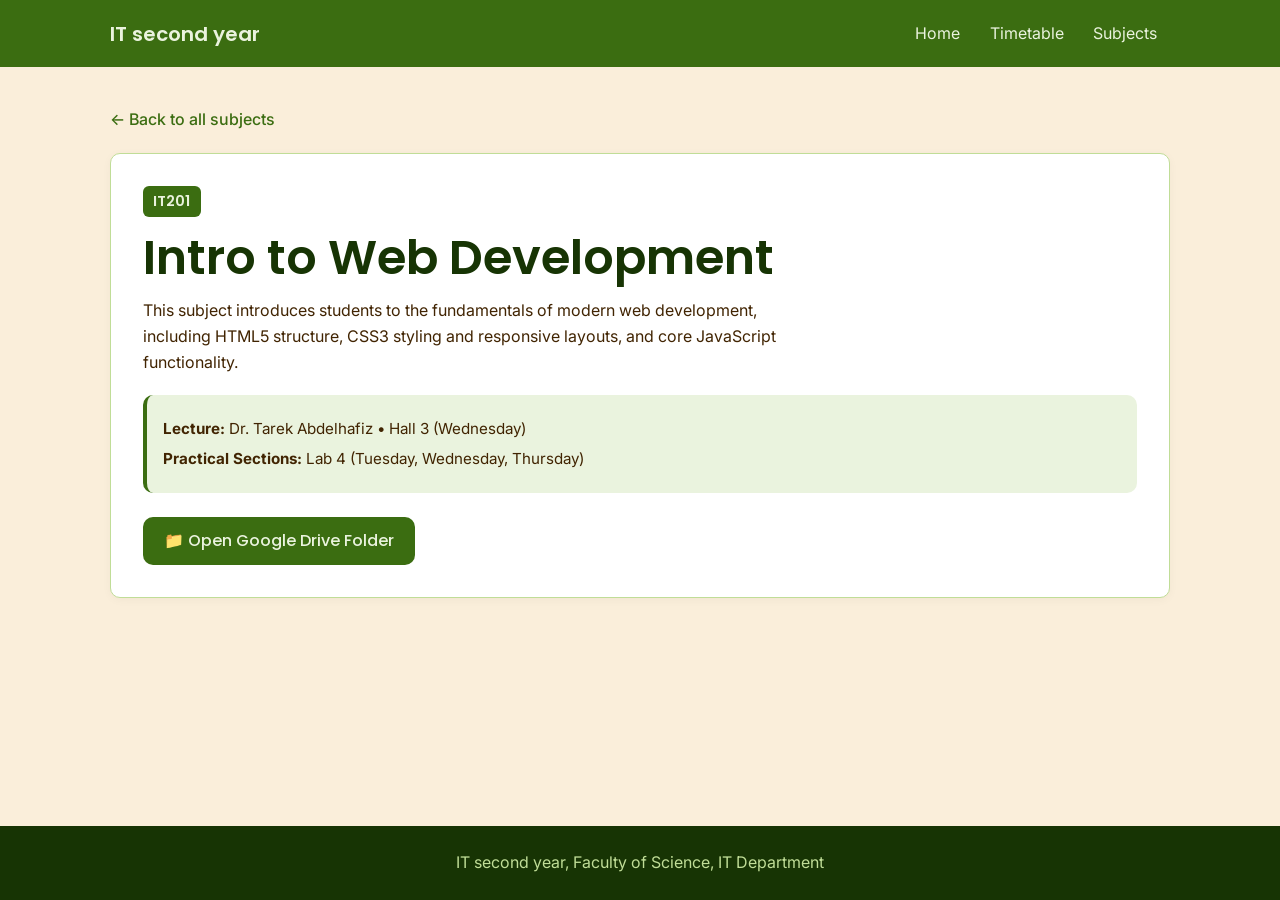
<file: subjects/it201.html>
<!DOCTYPE html>
<html lang="en">

<head>
    <meta charset="UTF-8">
    <meta name="viewport" content="width=device-width, initial-scale=1.0">
    <title>IT201 - Intro to Web Development | IT second year</title>

    <link rel="preconnect" href="https://fonts.googleapis.com">
    <link rel="preconnect" href="https://fonts.gstatic.com" crossorigin>
    <link href="https://fonts.googleapis.com/css2?family=Inter:wght@400;500&family=Poppins:wght@500;600&display=swap"
        rel="stylesheet">

    <link rel="stylesheet" href="../CSS/style.css">
    <link rel="stylesheet" href="../CSS/home.css">
</head>

<body>

    <header class="site-header">
        <div class="container header-inner">
            <a class="site-name" href="../index.html">IT second year</a>
            <nav aria-label="Main">
                <ul class="nav-list">
                    <li><a href="../index.html">Home</a></li>
                    <li><a href="../index.html#timetable">Timetable</a></li>
                    <li><a href="../index.html#subjects">Subjects</a></li>
                </ul>
            </nav>
        </div>
    </header>

    <main>
        <section class="section">
            <div class="container">
                <a class="back-link" href="../index.html#subjects">&larr; Back to all subjects</a>

                <div class="subject-detail-card">
                    <span class="subject-code-badge">IT201</span>
                    <h1>Intro to Web Development</h1>
                    <p>
                        This subject introduces students to the fundamentals of modern web development,
                        including HTML5 structure, CSS3 styling and responsive layouts, and core JavaScript functionality.
                    </p>

                    <div class="subject-meta-info">
                        <p><strong>Lecture:</strong> Dr. Tarek Abdelhafiz &bull; Hall 3 (Wednesday)</p>
                        <p><strong>Practical Sections:</strong> Lab 4 (Tuesday, Wednesday, Thursday)</p>
                    </div>

                    <a class="btn btn-green btn-drive" href="https://drive.google.com/drive/folders/1cOohzwPT-kI6C0GBv8lkBZfUi-l4G_wR?usp=drive_link" target="_blank" rel="noopener noreferrer">
                        📁 Open Google Drive Folder
                    </a>
                </div>
            </div>
        </section>
    </main>

    <footer class="site-footer">
        <div class="container">
            <p>IT second year, Faculty of Science, IT Department</p>
        </div>
    </footer>

</body>

</html>
</file>
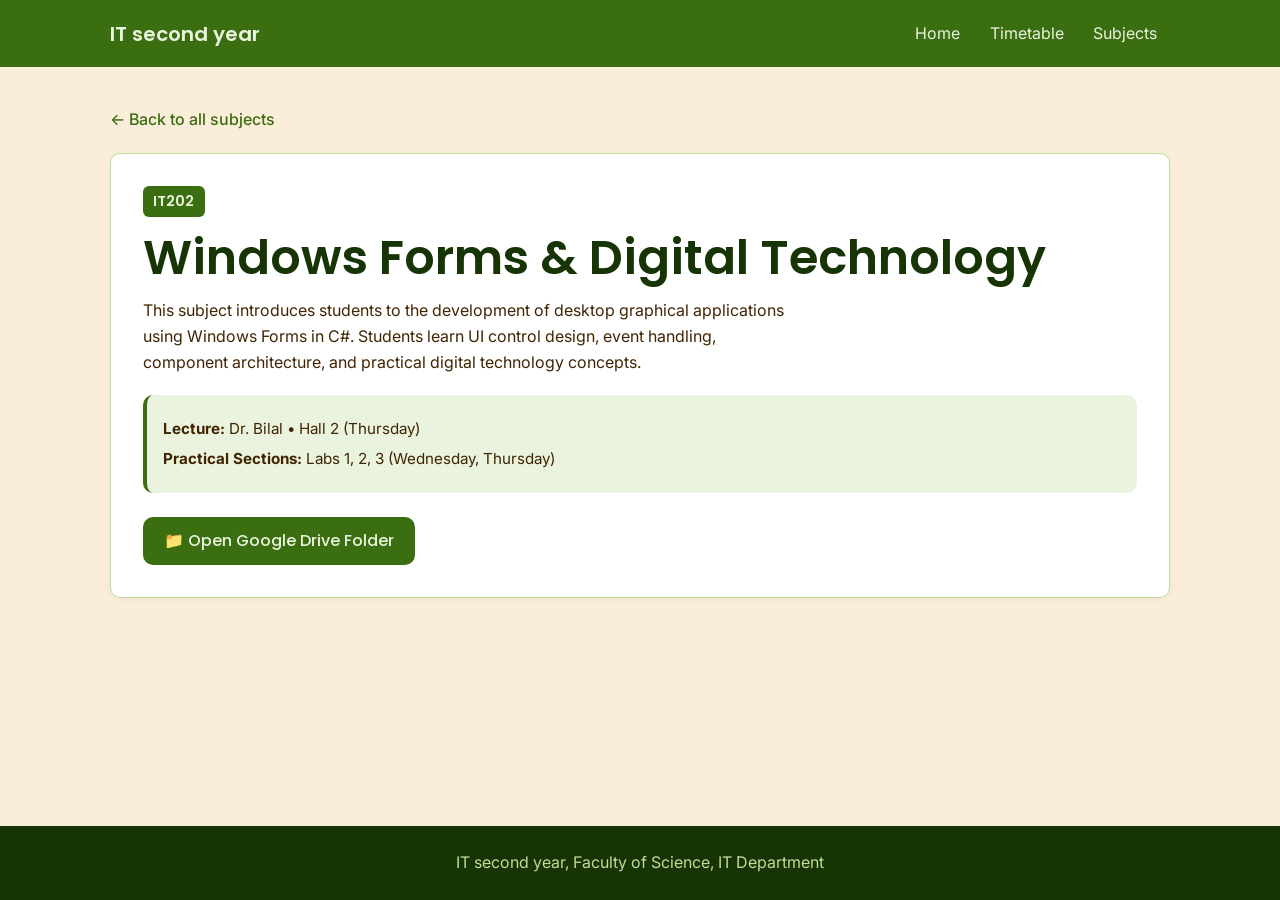
<file: subjects/it202.html>
<!DOCTYPE html>
<html lang="en">

<head>
    <meta charset="UTF-8">
    <meta name="viewport" content="width=device-width, initial-scale=1.0">
    <title>IT202 - Windows Forms & Digital Technology | IT second year</title>

    <link rel="preconnect" href="https://fonts.googleapis.com">
    <link rel="preconnect" href="https://fonts.gstatic.com" crossorigin>
    <link href="https://fonts.googleapis.com/css2?family=Inter:wght@400;500&family=Poppins:wght@500;600&display=swap"
        rel="stylesheet">

    <link rel="stylesheet" href="../CSS/style.css">
    <link rel="stylesheet" href="../CSS/home.css">
</head>

<body>

    <header class="site-header">
        <div class="container header-inner">
            <a class="site-name" href="../index.html">IT second year</a>
            <nav aria-label="Main">
                <ul class="nav-list">
                    <li><a href="../index.html">Home</a></li>
                    <li><a href="../index.html#timetable">Timetable</a></li>
                    <li><a href="../index.html#subjects">Subjects</a></li>
                </ul>
            </nav>
        </div>
    </header>

    <main>
        <section class="section">
            <div class="container">
                <a class="back-link" href="../index.html#subjects">&larr; Back to all subjects</a>

                <div class="subject-detail-card">
                    <span class="subject-code-badge">IT202</span>
                    <h1>Windows Forms & Digital Technology</h1>
                    <p>
                        This subject introduces students to the development of desktop graphical applications using Windows Forms in C#.
                        Students learn UI control design, event handling, component architecture, and practical digital technology concepts.
                    </p>

                    <div class="subject-meta-info">
                        <p><strong>Lecture:</strong> Dr. Bilal &bull; Hall 2 (Thursday)</p>
                        <p><strong>Practical Sections:</strong> Labs 1, 2, 3 (Wednesday, Thursday)</p>
                    </div>

                    <a class="btn btn-green btn-drive" href="https://drive.google.com/drive/folders/1oHsVp1ciHmCRHO3u0vJTFI9fGfBVNMkH?usp=drive_link" target="_blank" rel="noopener noreferrer">
                        📁 Open Google Drive Folder
                    </a>
                </div>
            </div>
        </section>
    </main>

    <footer class="site-footer">
        <div class="container">
            <p>IT second year, Faculty of Science, IT Department</p>
        </div>
    </footer>

</body>

</html>
</file>
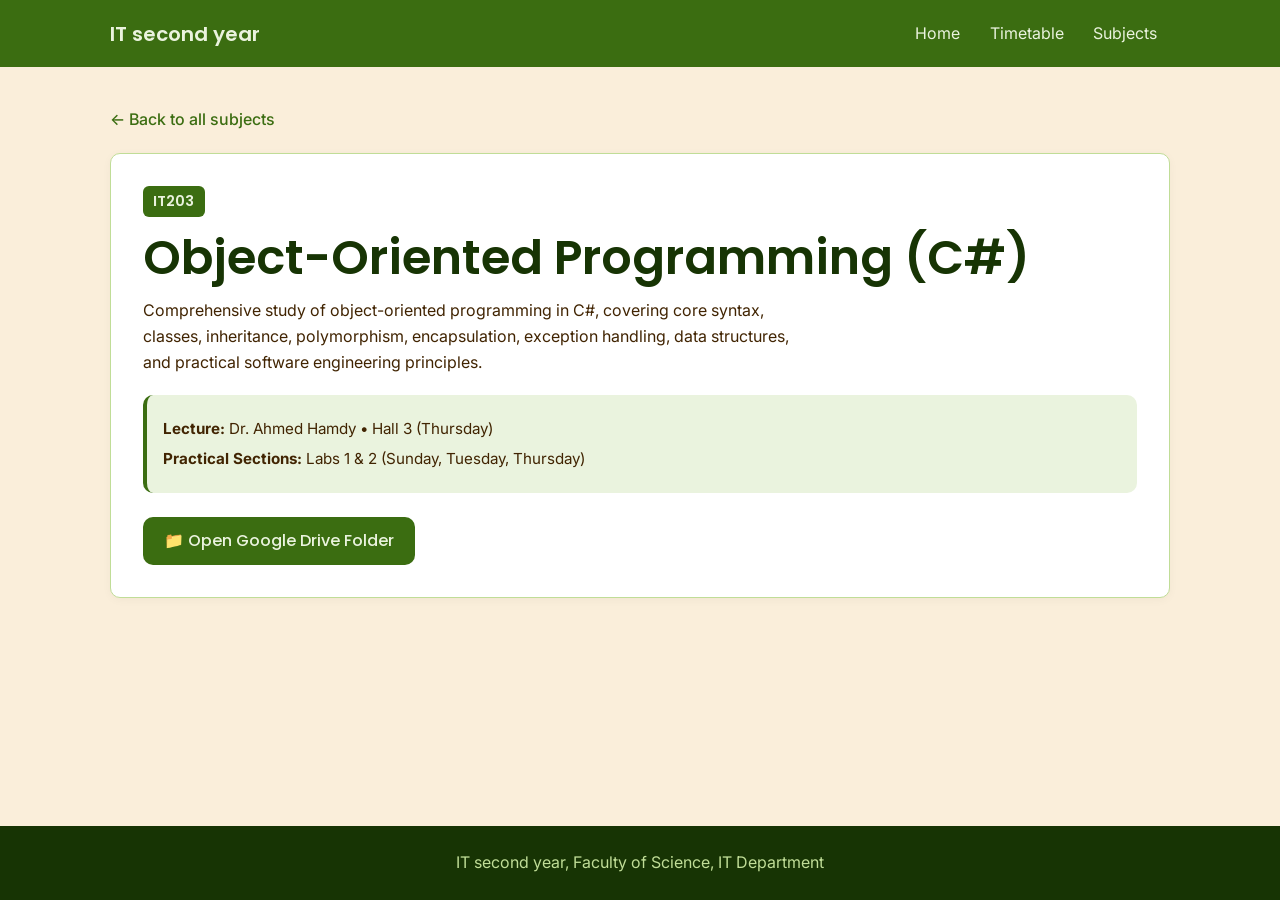
<file: subjects/it203.html>
<!DOCTYPE html>
<html lang="en">

<head>
    <meta charset="UTF-8">
    <meta name="viewport" content="width=device-width, initial-scale=1.0">
    <title>IT203 - Object-Oriented Programming (C#) | IT second year</title>

    <link rel="preconnect" href="https://fonts.googleapis.com">
    <link rel="preconnect" href="https://fonts.gstatic.com" crossorigin>
    <link href="https://fonts.googleapis.com/css2?family=Inter:wght@400;500&family=Poppins:wght@500;600&display=swap"
        rel="stylesheet">

    <link rel="stylesheet" href="../CSS/style.css">
    <link rel="stylesheet" href="../CSS/home.css">
</head>

<body>

    <header class="site-header">
        <div class="container header-inner">
            <a class="site-name" href="../index.html">IT second year</a>
            <nav aria-label="Main">
                <ul class="nav-list">
                    <li><a href="../index.html">Home</a></li>
                    <li><a href="../index.html#timetable">Timetable</a></li>
                    <li><a href="../index.html#subjects">Subjects</a></li>
                </ul>
            </nav>
        </div>
    </header>

    <main>
        <section class="section">
            <div class="container">
                <a class="back-link" href="../index.html#subjects">&larr; Back to all subjects</a>

                <div class="subject-detail-card">
                    <span class="subject-code-badge">IT203</span>
                    <h1>Object-Oriented Programming (C#)</h1>
                    <p>
                        Comprehensive study of object-oriented programming in C#, covering core syntax, classes, inheritance,
                        polymorphism, encapsulation, exception handling, data structures, and practical software engineering principles.
                    </p>

                    <div class="subject-meta-info">
                        <p><strong>Lecture:</strong> Dr. Ahmed Hamdy &bull; Hall 3 (Thursday)</p>
                        <p><strong>Practical Sections:</strong> Labs 1 & 2 (Sunday, Tuesday, Thursday)</p>
                    </div>

                    <a class="btn btn-green btn-drive" href="https://drive.google.com/drive/folders/1khVFJllT1bQCPb1PmkTafRWVBCw04nu7?usp=drive_link" target="_blank" rel="noopener noreferrer">
                        📁 Open Google Drive Folder
                    </a>
                </div>
            </div>
        </section>
    </main>

    <footer class="site-footer">
        <div class="container">
            <p>IT second year, Faculty of Science, IT Department</p>
        </div>
    </footer>

</body>

</html>
</file>
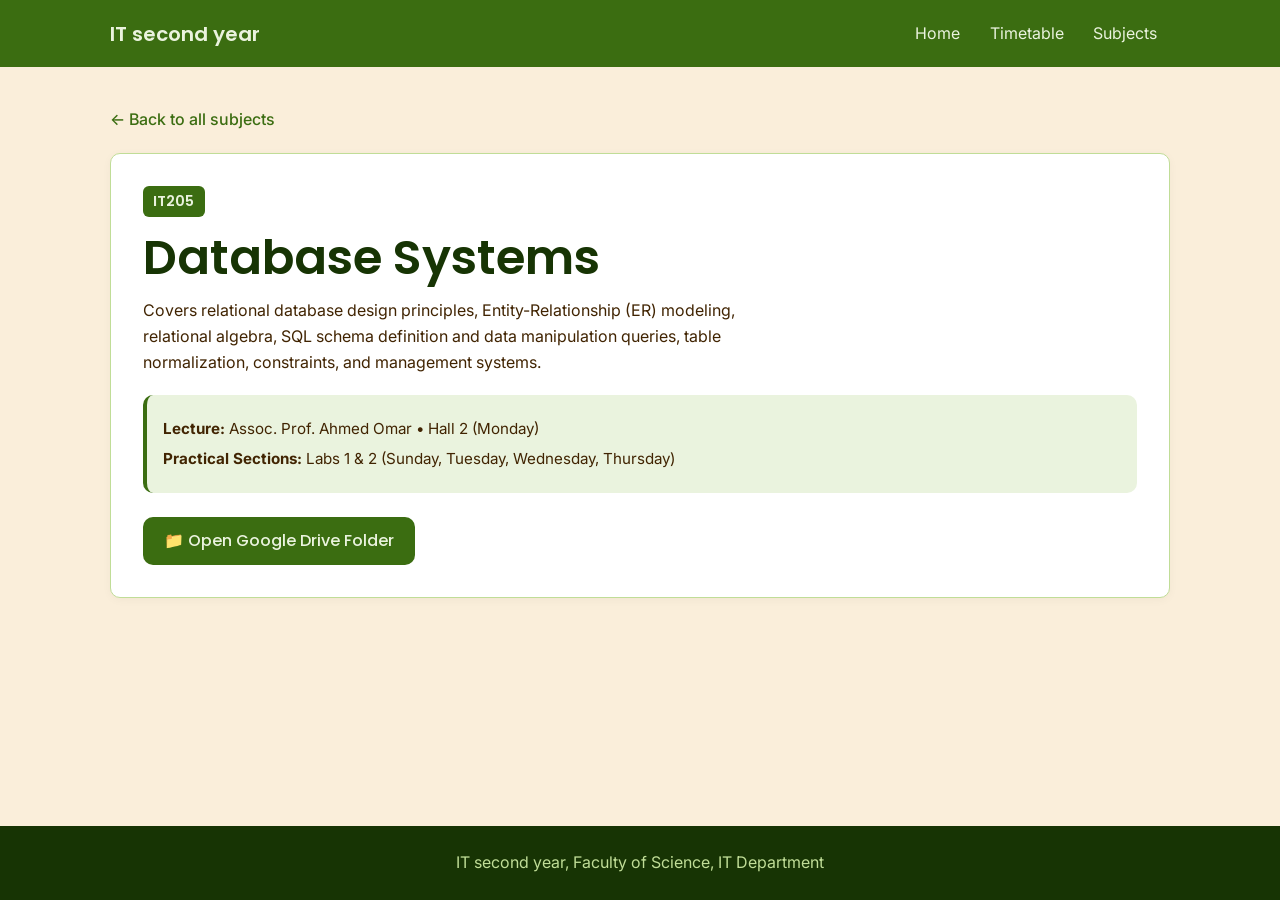
<file: subjects/it205.html>
<!DOCTYPE html>
<html lang="en">

<head>
    <meta charset="UTF-8">
    <meta name="viewport" content="width=device-width, initial-scale=1.0">
    <title>IT205 - Database Systems | IT second year</title>

    <link rel="preconnect" href="https://fonts.googleapis.com">
    <link rel="preconnect" href="https://fonts.gstatic.com" crossorigin>
    <link href="https://fonts.googleapis.com/css2?family=Inter:wght@400;500&family=Poppins:wght@500;600&display=swap"
        rel="stylesheet">

    <link rel="stylesheet" href="../CSS/style.css">
    <link rel="stylesheet" href="../CSS/home.css">
</head>

<body>

    <header class="site-header">
        <div class="container header-inner">
            <a class="site-name" href="../index.html">IT second year</a>
            <nav aria-label="Main">
                <ul class="nav-list">
                    <li><a href="../index.html">Home</a></li>
                    <li><a href="../index.html#timetable">Timetable</a></li>
                    <li><a href="../index.html#subjects">Subjects</a></li>
                </ul>
            </nav>
        </div>
    </header>

    <main>
        <section class="section">
            <div class="container">
                <a class="back-link" href="../index.html#subjects">&larr; Back to all subjects</a>

                <div class="subject-detail-card">
                    <span class="subject-code-badge">IT205</span>
                    <h1>Database Systems</h1>
                    <p>
                        Covers relational database design principles, Entity-Relationship (ER) modeling, relational algebra,
                        SQL schema definition and data manipulation queries, table normalization, constraints, and management systems.
                    </p>

                    <div class="subject-meta-info">
                        <p><strong>Lecture:</strong> Assoc. Prof. Ahmed Omar &bull; Hall 2 (Monday)</p>
                        <p><strong>Practical Sections:</strong> Labs 1 & 2 (Sunday, Tuesday, Wednesday, Thursday)</p>
                    </div>

                    <a class="btn btn-green btn-drive" href="https://drive.google.com/drive/folders/1bfv6iiHCZ-Uw30tIo0PT7v1VjUvswue9?usp=drive_link" target="_blank" rel="noopener noreferrer">
                        📁 Open Google Drive Folder
                    </a>
                </div>
            </div>
        </section>
    </main>

    <footer class="site-footer">
        <div class="container">
            <p>IT second year, Faculty of Science, IT Department</p>
        </div>
    </footer>

</body>

</html>
</file>
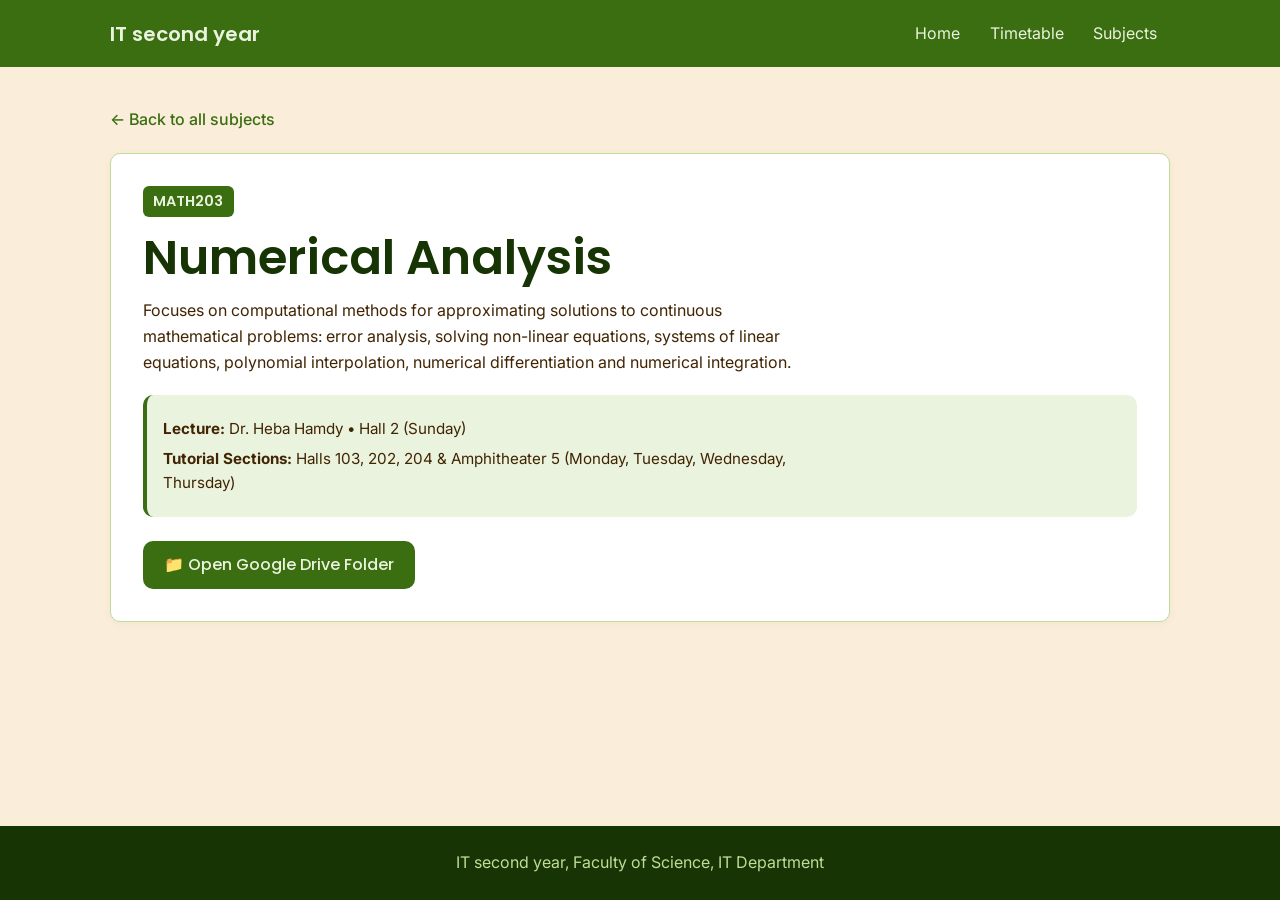
<file: subjects/math203.html>
<!DOCTYPE html>
<html lang="en">

<head>
    <meta charset="UTF-8">
    <meta name="viewport" content="width=device-width, initial-scale=1.0">
    <title>MATH203 - Numerical Analysis | IT second year</title>

    <link rel="preconnect" href="https://fonts.googleapis.com">
    <link rel="preconnect" href="https://fonts.gstatic.com" crossorigin>
    <link href="https://fonts.googleapis.com/css2?family=Inter:wght@400;500&family=Poppins:wght@500;600&display=swap"
        rel="stylesheet">

    <link rel="stylesheet" href="../CSS/style.css">
    <link rel="stylesheet" href="../CSS/home.css">
</head>

<body>

    <header class="site-header">
        <div class="container header-inner">
            <a class="site-name" href="../index.html">IT second year</a>
            <nav aria-label="Main">
                <ul class="nav-list">
                    <li><a href="../index.html">Home</a></li>
                    <li><a href="../index.html#timetable">Timetable</a></li>
                    <li><a href="../index.html#subjects">Subjects</a></li>
                </ul>
            </nav>
        </div>
    </header>

    <main>
        <section class="section">
            <div class="container">
                <a class="back-link" href="../index.html#subjects">&larr; Back to all subjects</a>

                <div class="subject-detail-card">
                    <span class="subject-code-badge">MATH203</span>
                    <h1>Numerical Analysis</h1>
                    <p>
                        Focuses on computational methods for approximating solutions to continuous mathematical problems:
                        error analysis, solving non-linear equations, systems of linear equations, polynomial interpolation,
                        numerical differentiation and numerical integration.
                    </p>

                    <div class="subject-meta-info">
                        <p><strong>Lecture:</strong> Dr. Heba Hamdy &bull; Hall 2 (Sunday)</p>
                        <p><strong>Tutorial Sections:</strong> Halls 103, 202, 204 & Amphitheater 5 (Monday, Tuesday, Wednesday, Thursday)</p>
                    </div>

                    <a class="btn btn-green btn-drive" href="https://drive.google.com/drive/folders/1RO0RHQ4qpPMIEpjbCKETQSOUdx8ZTdFu?usp=drive_link" target="_blank" rel="noopener noreferrer">
                        📁 Open Google Drive Folder
                    </a>
                </div>
            </div>
        </section>
    </main>

    <footer class="site-footer">
        <div class="container">
            <p>IT second year, Faculty of Science, IT Department</p>
        </div>
    </footer>

</body>

</html>
</file>
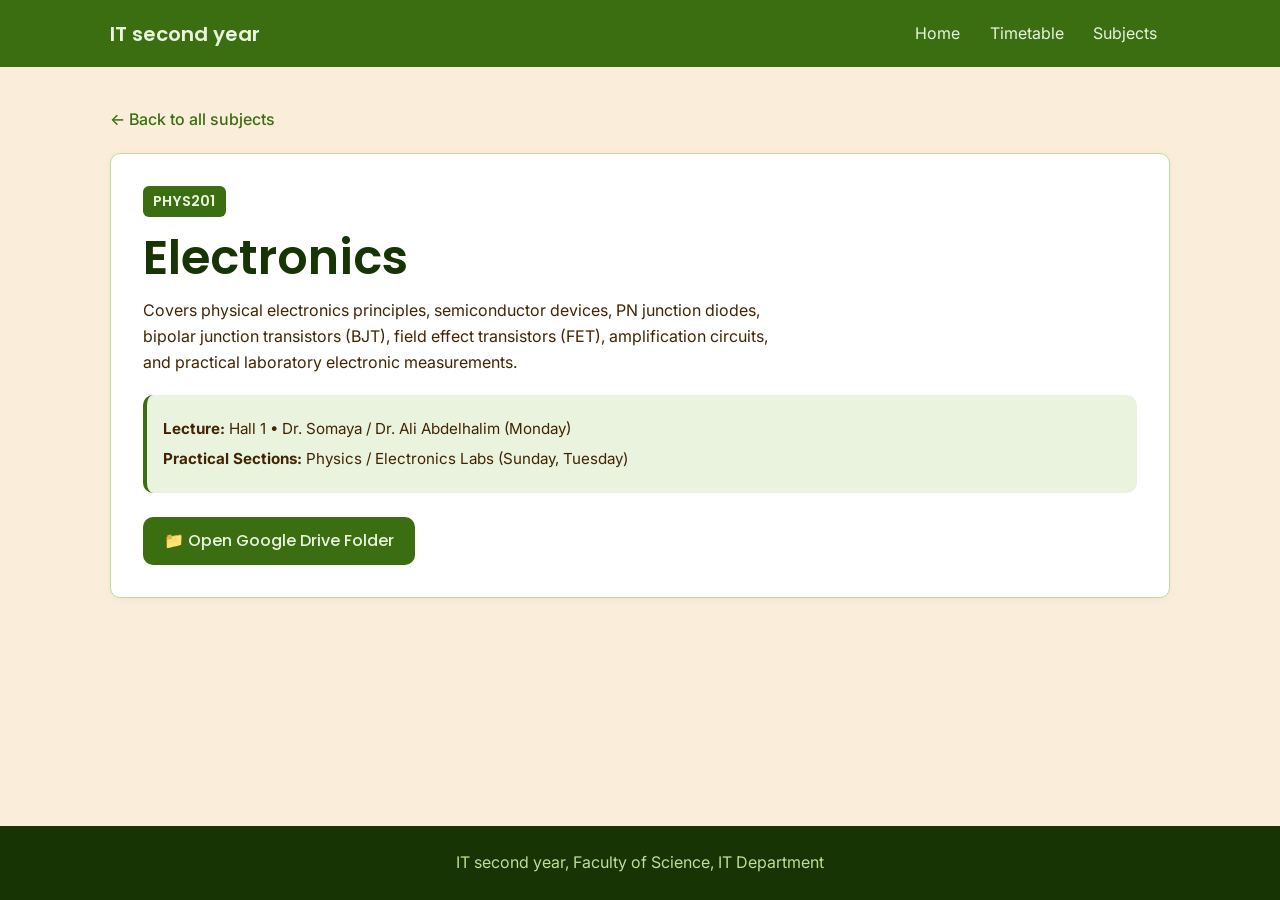
<file: subjects/phys201.html>
<!DOCTYPE html>
<html lang="en">

<head>
    <meta charset="UTF-8">
    <meta name="viewport" content="width=device-width, initial-scale=1.0">
    <title>PHYS201 - Electronics | IT second year</title>

    <link rel="preconnect" href="https://fonts.googleapis.com">
    <link rel="preconnect" href="https://fonts.gstatic.com" crossorigin>
    <link href="https://fonts.googleapis.com/css2?family=Inter:wght@400;500&family=Poppins:wght@500;600&display=swap"
        rel="stylesheet">

    <link rel="stylesheet" href="../CSS/style.css">
    <link rel="stylesheet" href="../CSS/home.css">
</head>

<body>

    <header class="site-header">
        <div class="container header-inner">
            <a class="site-name" href="../index.html">IT second year</a>
            <nav aria-label="Main">
                <ul class="nav-list">
                    <li><a href="../index.html">Home</a></li>
                    <li><a href="../index.html#timetable">Timetable</a></li>
                    <li><a href="../index.html#subjects">Subjects</a></li>
                </ul>
            </nav>
        </div>
    </header>

    <main>
        <section class="section">
            <div class="container">
                <a class="back-link" href="../index.html#subjects">&larr; Back to all subjects</a>

                <div class="subject-detail-card">
                    <span class="subject-code-badge">PHYS201</span>
                    <h1>Electronics</h1>
                    <p>
                        Covers physical electronics principles, semiconductor devices, PN junction diodes, bipolar junction transistors (BJT),
                        field effect transistors (FET), amplification circuits, and practical laboratory electronic measurements.
                    </p>

                    <div class="subject-meta-info">
                        <p><strong>Lecture:</strong> Hall 1 &bull; Dr. Somaya / Dr. Ali Abdelhalim (Monday)</p>
                        <p><strong>Practical Sections:</strong> Physics / Electronics Labs (Sunday, Tuesday)</p>
                    </div>

                    <a class="btn btn-green btn-drive" href="https://drive.google.com/drive/folders/1urBUMkP_IKQfVWTvqksMrE-IRRNSFFou?usp=drive_link" target="_blank" rel="noopener noreferrer">
                        📁 Open Google Drive Folder
                    </a>
                </div>
            </div>
        </section>
    </main>

    <footer class="site-footer">
        <div class="container">
            <p>IT second year, Faculty of Science, IT Department</p>
        </div>
    </footer>

</body>

</html>
</file>
<file: CSS/style.css>
/* =====================================================
   IT second year - global styles
   Every page of the site loads this file.
   ===================================================== */


/* 1. Design tokens
   Colors and fonts are defined once here, with names.
   To change a color for the whole site, change it here only. */
:root {
    /* Green scale (light to dark) */
    --green-50: #EAF3DE;
    --green-100: #C0DD97;
    --green-200: #97C459;
    --green-400: #639922;
    --green-600: #3B6D11;
    --green-800: #27500A;
    --green-900: #173404;

    /* Brown scale (light to dark) */
    --brown-50: #FAEEDA;
    --brown-100: #FAC775;
    --brown-200: #EF9F27;
    --brown-400: #BA7517;
    --brown-600: #854F0B;
    --brown-800: #633806;
    --brown-900: #412402;

    /* Roles: which color is used for what */
    --color-page: var(--brown-50);
    --color-text: var(--brown-900);
    --color-heading: var(--green-900);
    --color-header: var(--green-600);
    --color-header-text: var(--green-50);
    --color-footer: var(--green-900);
    --color-footer-text: var(--green-100);
    --color-lecture: var(--green-100);
    --color-lecture-text: var(--green-900);
    --color-section: var(--brown-600);
    --color-section-text: var(--brown-50);

    /* Fonts */
    --font-heading: 'Poppins', system-ui, sans-serif;
    --font-body: 'Inter', system-ui, sans-serif;

    /* Sizes */
    --radius: 10px;
    --page-width: 1100px;
}


/* 2. Base styles */
*,
*::before,
*::after {
    box-sizing: border-box;
}

html{
    scroll-behavior: smooth;
}
body {
    margin: 0;
    min-height: 100vh;
    display: flex;
    flex-direction: column;
    font-family: var(--font-body);
    font-size: 1rem;
    line-height: 1.6;
    color: var(--color-text);
    background: var(--color-page);
}

main {
    flex: 1;
}

/* Vertical spacing for each block of a page */
.section {
    padding-block: 2.5rem;
}

h1,
h2,
h3 {
    margin: 0 0 0.75rem;
    font-family: var(--font-heading);
    font-weight: 600;
    line-height: 1.2;
    color: var(--color-heading);
}

h1 {
    font-size: clamp(2rem, 5vw, 3rem);
}

h2 {
    font-size: clamp(1.4rem, 3vw, 1.8rem);
}

h3 {
    font-size: 1.15rem;
}

p {
    margin: 0 0 1rem;
    max-width: 65ch;
}

a {
    color: var(--green-600);
}

:focus-visible {
    outline: 3px solid var(--brown-200);
    outline-offset: 2px;
}


/* 3. Layout helper: keeps content centered and not too wide */
.container {
    width: 100%;
    max-width: var(--page-width);
    margin-inline: auto;
    padding-inline: 1.25rem;
}


/* 4. Header and navigation */
.site-header {
    position: sticky;
    top: 0;
    z-index: 10;
    background: var(--color-header);
    color: var(--color-header-text);
}

.header-inner {
    display: flex;
    flex-wrap: wrap;
    align-items: center;
    justify-content: space-between;
    gap: 0.5rem 1.5rem;
    padding-block: 0.9rem;
}

.site-name {
    font-family: var(--font-heading);
    font-weight: 600;
    font-size: 1.25rem;
    color: var(--color-header-text);
    text-decoration: none;
}

.nav-list {
    display: flex;
    flex-wrap: wrap;
    gap: 0.25rem;
    margin: 0;
    padding: 0;
    list-style: none;
}

.nav-list a {
    display: block;
    padding: 0.4rem 0.8rem;
    border-radius: var(--radius);
    color: var(--color-header-text);
    text-decoration: none;
    transition: background-color 0.2s;
}

.nav-list a:hover {
    background: var(--green-800);
}


/* 5. Buttons */
.btn {
    display: inline-block;
    padding: 0.7rem 1.3rem;
    border-radius: var(--radius);
    background: var(--color-section);
    color: var(--color-section-text);
    font-family: var(--font-heading);
    font-weight: 500;
    text-decoration: none;
    transition: background-color 0.2s;
}

.btn:hover {
    background: var(--brown-800);
}

.btn-green {
    background: var(--green-600);
    color: var(--green-50);
}

.btn-green:hover {
    background: var(--green-800);
}

/* Puts buttons side by side with a gap, wraps on small screens */
.button-row {
    display: flex;
    flex-wrap: wrap;
    gap: 0.75rem;
}


/* 6. Footer */
.site-footer {
    padding-block: 1.5rem;
    background: var(--color-footer);
    color: var(--color-footer-text);
    text-align: center;
}

.site-footer p {
    margin: 0 auto;
}


/* 7. Respect people who turn off animations in their system */
@media (prefers-reduced-motion: reduce) {
    * {
        transition: none !important;
        animation: none !important;
    }
}


/* 8. Subject detail pages */
.back-link {
    display: inline-flex;
    align-items: center;
    gap: 0.35rem;
    margin-bottom: 1.25rem;
    color: var(--green-600);
    text-decoration: none;
    font-weight: 500;
    transition: color 0.2s;
}

.back-link:hover {
    color: var(--green-800);
    text-decoration: underline;
}

.subject-detail-card {
    background: #ffffff;
    border: 1px solid var(--green-100);
    border-radius: var(--radius);
    padding: 2rem;
    box-shadow: 0 2px 10px rgba(0, 0, 0, 0.04);
}

.subject-code-badge {
    display: inline-block;
    padding: 0.25rem 0.65rem;
    border-radius: 6px;
    background: var(--green-600);
    color: var(--green-50);
    font-family: var(--font-heading);
    font-weight: 600;
    font-size: 0.9rem;
    margin-bottom: 0.75rem;
}

.subject-meta-info {
    margin: 1.25rem 0 1.5rem;
    padding: 1rem;
    background: var(--green-50);
    border-radius: var(--radius);
    border-left: 4px solid var(--green-600);
}

.subject-meta-info p {
    margin: 0.35rem 0;
    font-size: 0.95rem;
}

.btn-drive {
    display: inline-flex;
    align-items: center;
    gap: 0.5rem;
    font-size: 1rem;
}
</file>
<file: CSS/home.css>
/* =====================================================
   Home page styles (index.html only)
   Loaded after style.css, so it can use the same variables.
   ===================================================== */


/* 1. Hero */
.hero {
    padding-block: 3.5rem;
    border-bottom: 1px solid var(--brown-100);
}

.hero h1 {
    max-width: 16ch;
}

.hero-note {
    margin-bottom: 1.75rem;
    color: var(--brown-600);
    font-weight: 500;
}


/* 2. Scroll targets */
#timetable,
#subjects {
    scroll-margin-top: 5rem;
}

.timetable-section {
    border-bottom: 1px solid var(--brown-100);
}

.subject-grid {
    display: grid;
    grid-template-columns: repeat(auto-fill, minmax(260px, 1fr));
    gap: 1rem;
    margin-top: 1.5rem;
}


/* 3. One subject card (the whole card is a link) */
.subject-card {
    display: flex;
    flex-direction: column;
    align-items: flex-start;
    gap: 0.6rem;
    padding: 1.25rem;
    border: 1px solid var(--green-100);
    border-radius: 12px;
    background: var(--green-50);
    color: var(--color-text);
    text-decoration: none;
    transition: background-color 0.2s, border-color 0.2s;
}

.subject-card:hover {
    border-color: var(--green-400);
    background: var(--green-100);
}

.subject-code {
    padding: 0.2rem 0.6rem;
    border-radius: 6px;
    background: var(--green-600);
    color: var(--green-50);
    font-family: var(--font-heading);
    font-weight: 500;
    font-size: 0.85rem;
}

.subject-card h3 {
    margin: 0;
}

.subject-link {
    margin-top: auto;
    color: var(--green-800);
    font-weight: 500;
}

.subject-card:hover .subject-link {
    text-decoration: underline;
}
</file>
<file: CSS/timetable.css>
/* =====================================================
   Timetable page styles (timetable.html only)
   Loaded after style.css, so it can use the same variables.
   All lectures and sections are displayed across the week.
   ===================================================== */


/* 1. Legend */
.legend {
    display: flex;
    flex-wrap: wrap;
    gap: 1.25rem;
    margin: 1.5rem 0 1.25rem;
    padding: 0;
    list-style: none;
}

.legend li {
    display: flex;
    align-items: center;
    gap: 0.5rem;
}

.swatch {
    width: 1rem;
    height: 1rem;
    border-radius: 4px;
}

.swatch.kind-lecture {
    background: var(--color-lecture);
    border: 1px solid var(--green-200);
}

.swatch.kind-section {
    background: var(--color-section);
}


/* 2. Days and cards */
.picker-section {
    padding-bottom: 0.5rem;
}

.timetable-days {
    display: block;
}

.day {
    margin-bottom: 2.5rem;
}

.day h3 {
    margin-bottom: 1rem;
    padding-bottom: 0.35rem;
    border-bottom: 2px solid var(--green-200);
}

.card-list {
    display: grid;
    grid-template-columns: repeat(auto-fill, minmax(260px, 1fr));
    gap: 0.75rem;
}

.class-card {
    display: flex;
    flex-direction: column;
    padding: 0.9rem 1rem;
    border-radius: var(--radius);
}

.class-card.kind-lecture {
    background: var(--color-lecture);
    color: var(--color-lecture-text);
}

.class-card.kind-section {
    background: var(--color-section);
    color: var(--color-section-text);
}

.card-header {
    display: flex;
    justify-content: space-between;
    align-items: center;
    gap: 0.5rem;
    margin-bottom: 0.25rem;
}

.card-time {
    margin: 0;
    font-size: 0.85rem;
    font-weight: 500;
}

.card-group {
    font-size: 0.75rem;
    font-weight: 600;
    padding: 0.15rem 0.5rem;
    border-radius: 4px;
    white-space: nowrap;
}

.kind-lecture .card-group {
    background: var(--green-600);
    color: var(--green-50);
}

.kind-section .card-group {
    background: var(--brown-100);
    color: var(--brown-900);
}

.card-title {
    margin: 0.2rem 0 0.25rem;
    font-family: var(--font-heading);
    font-weight: 600;
    font-size: 1.05rem;
}

.card-meta {
    margin: 0;
    font-size: 0.9rem;
    opacity: 0.9;
}
</file>
